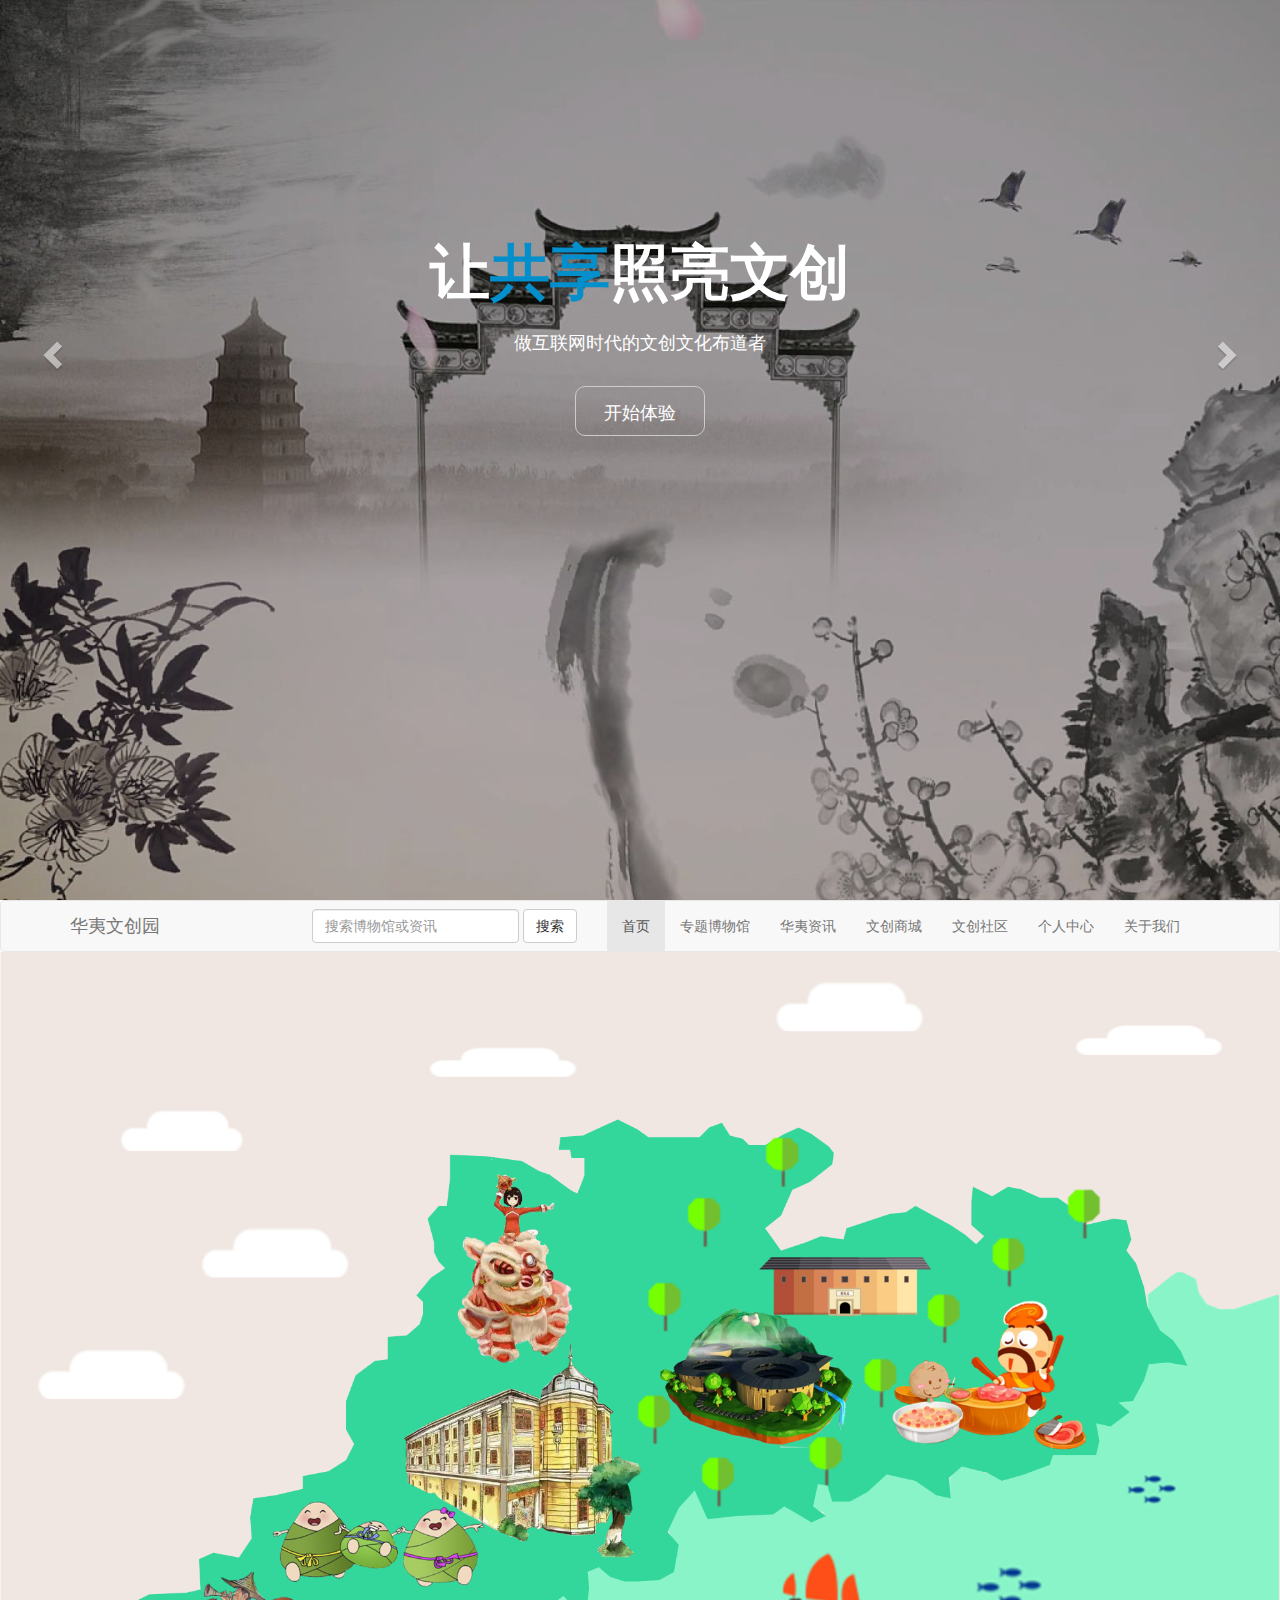
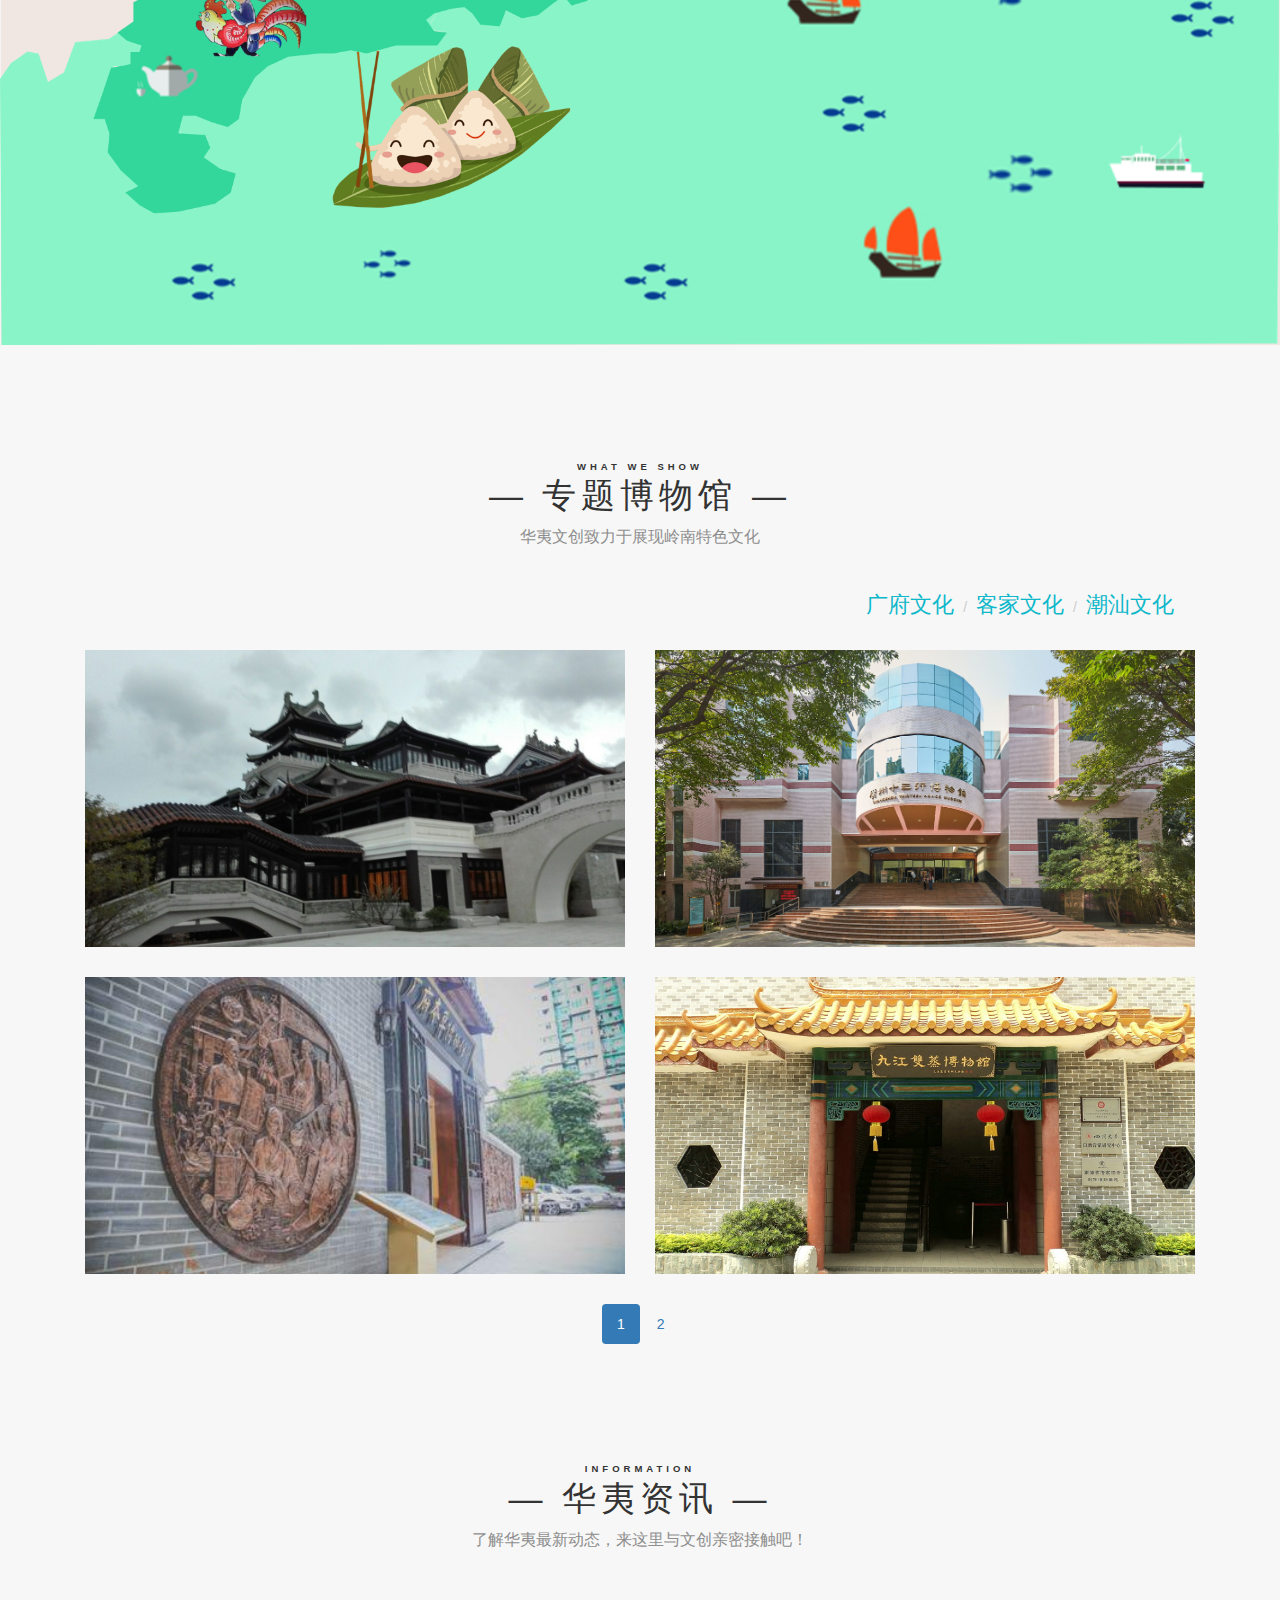
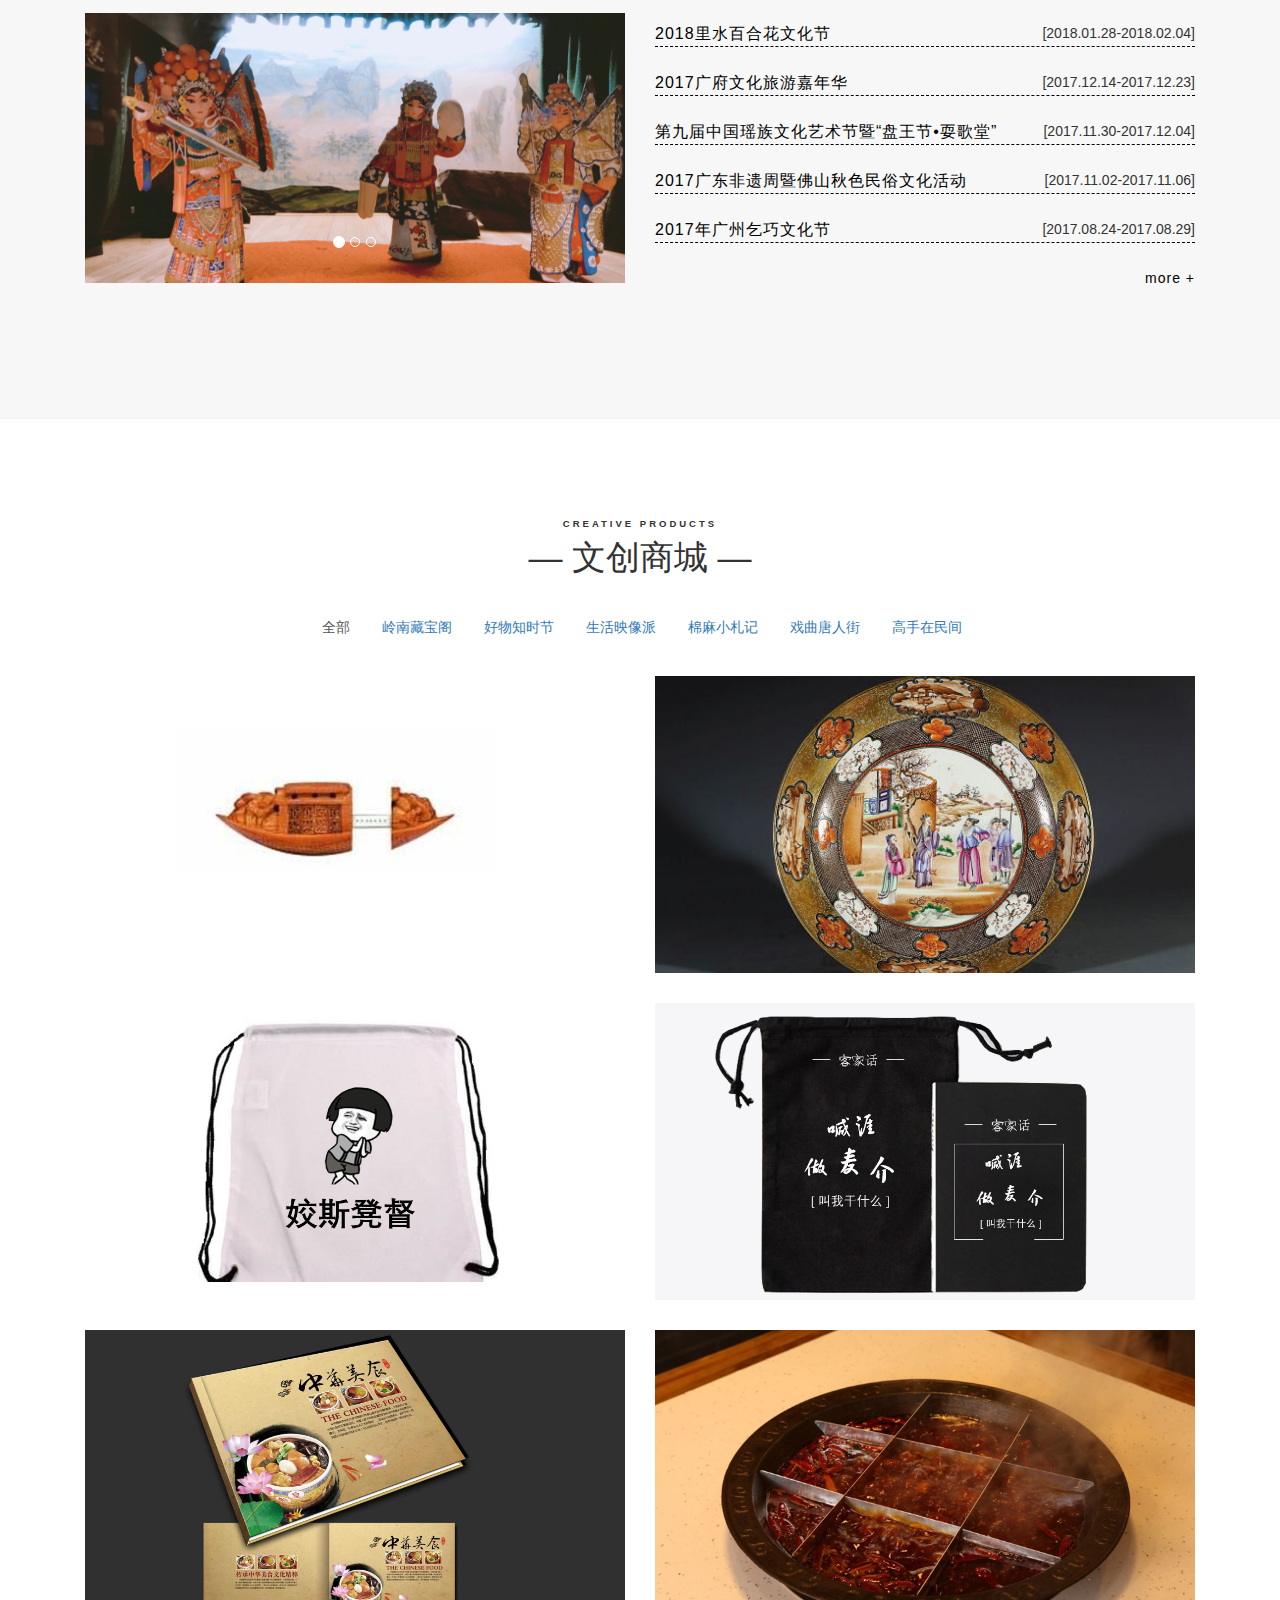
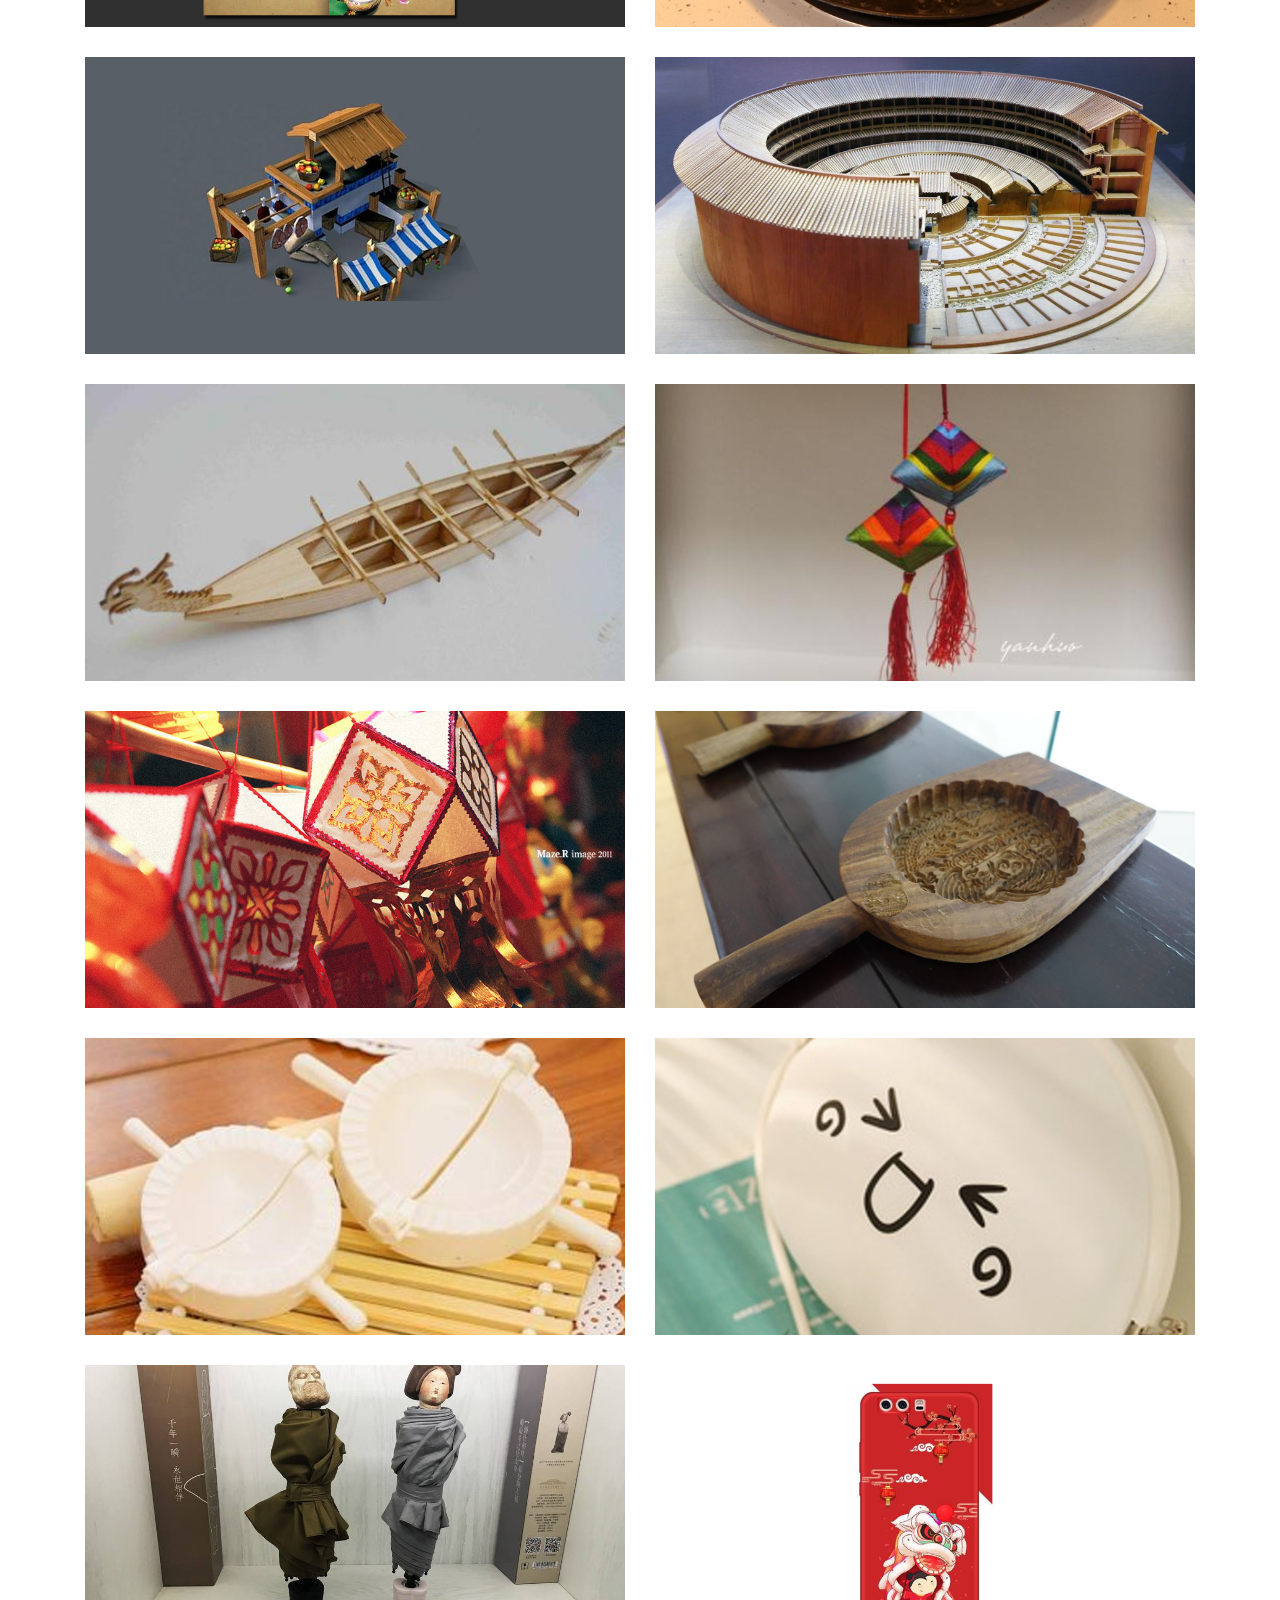
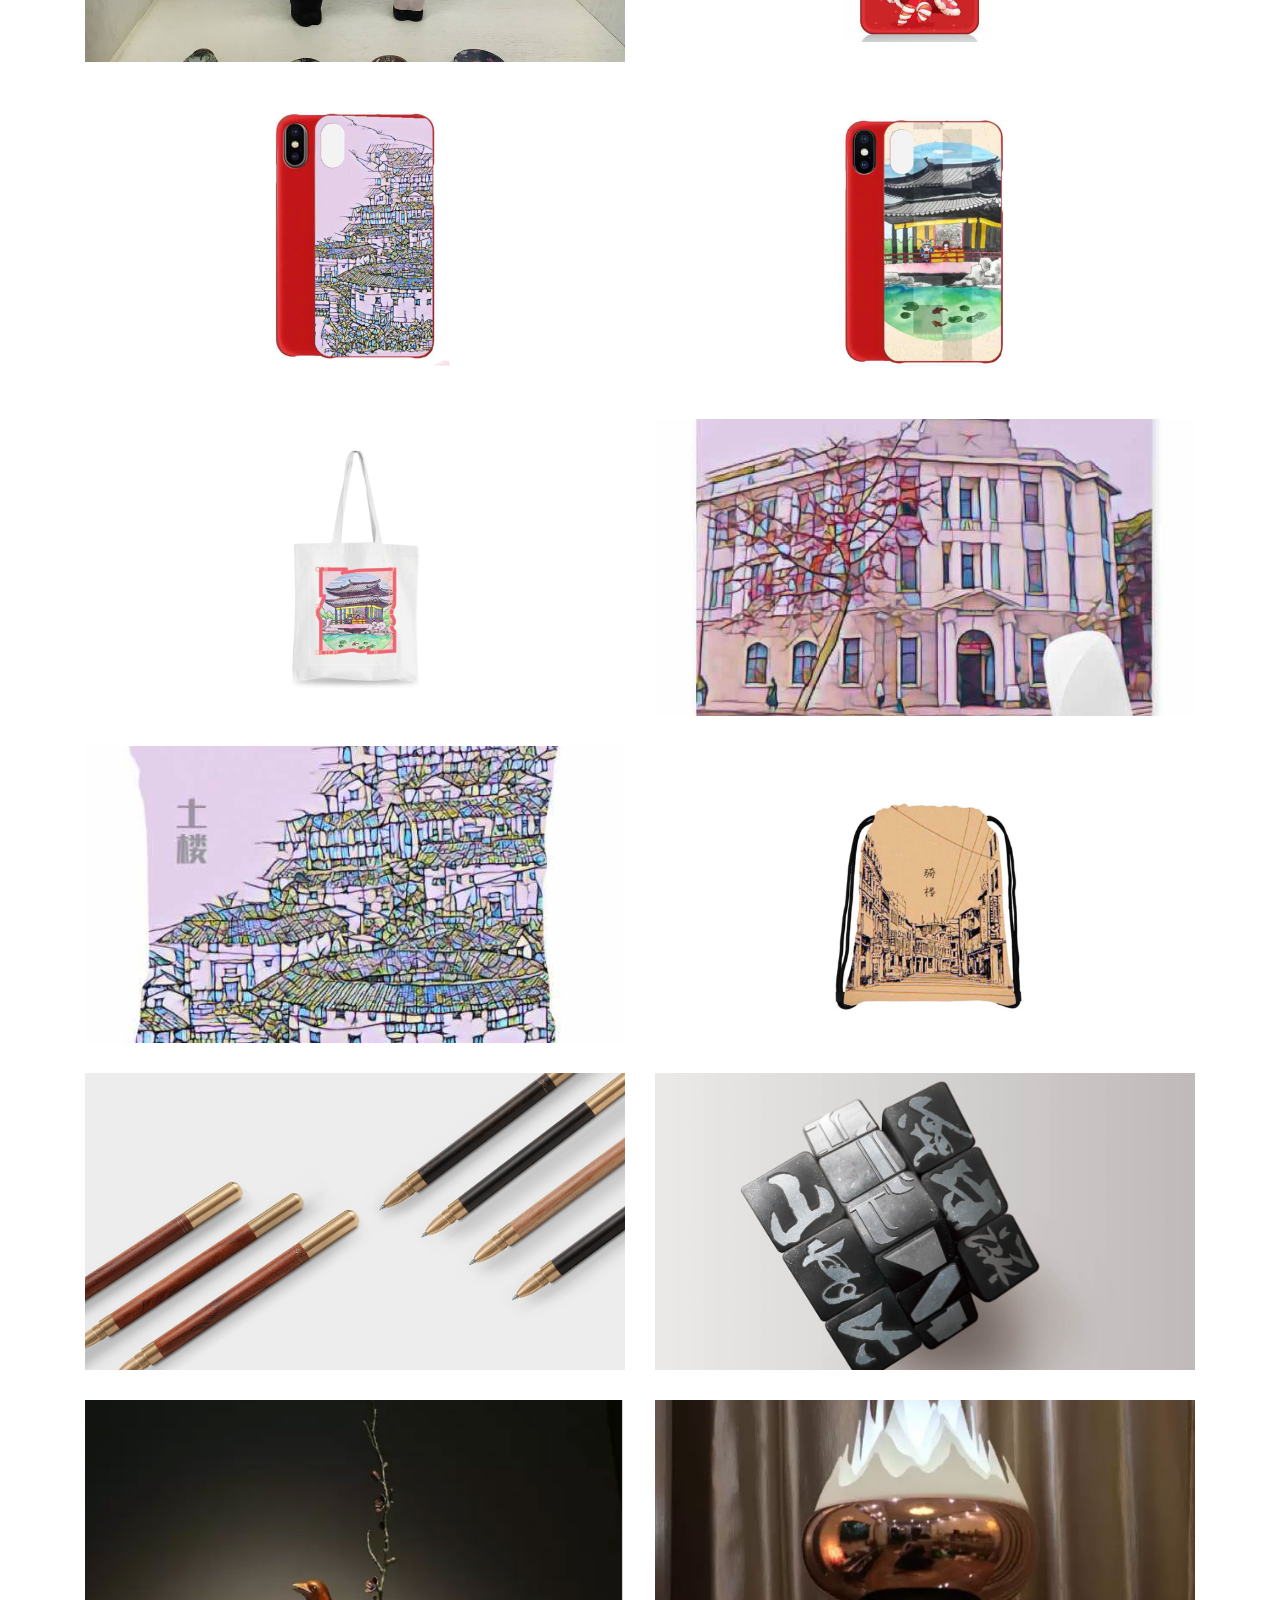
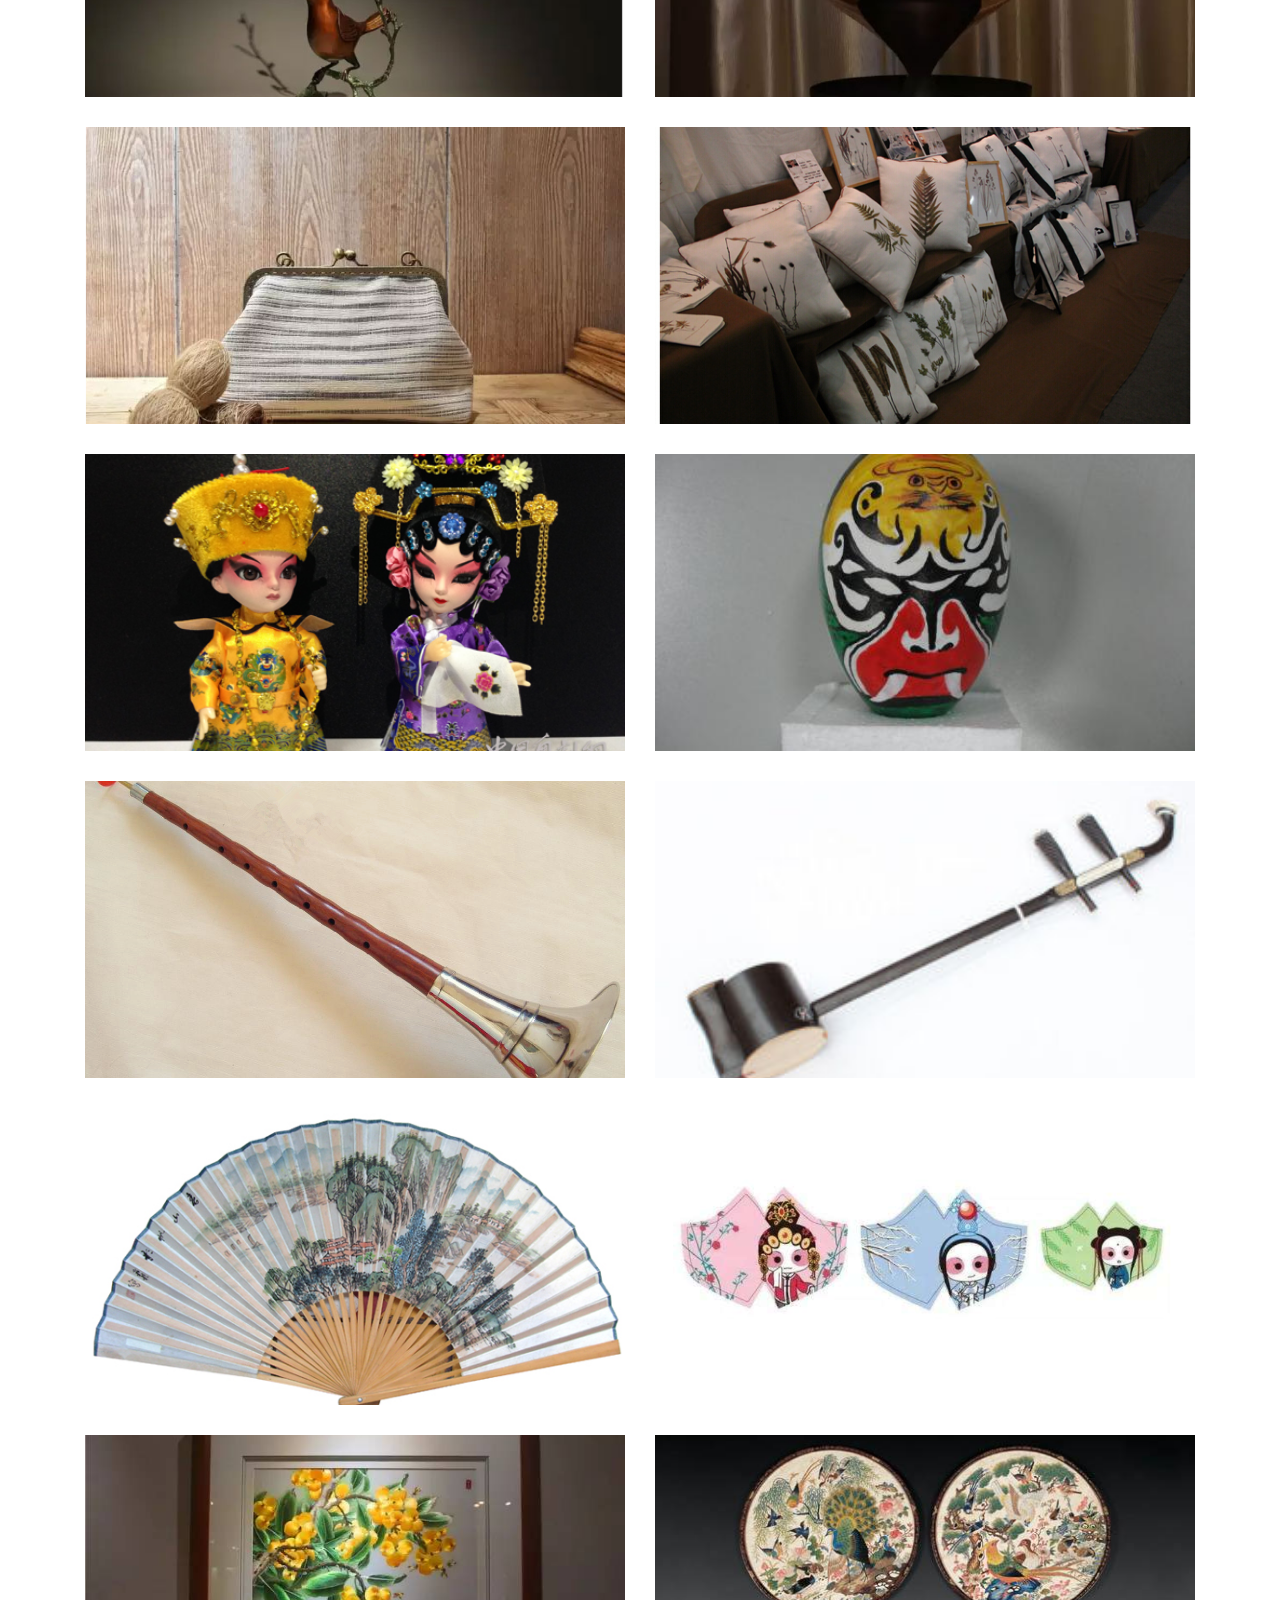
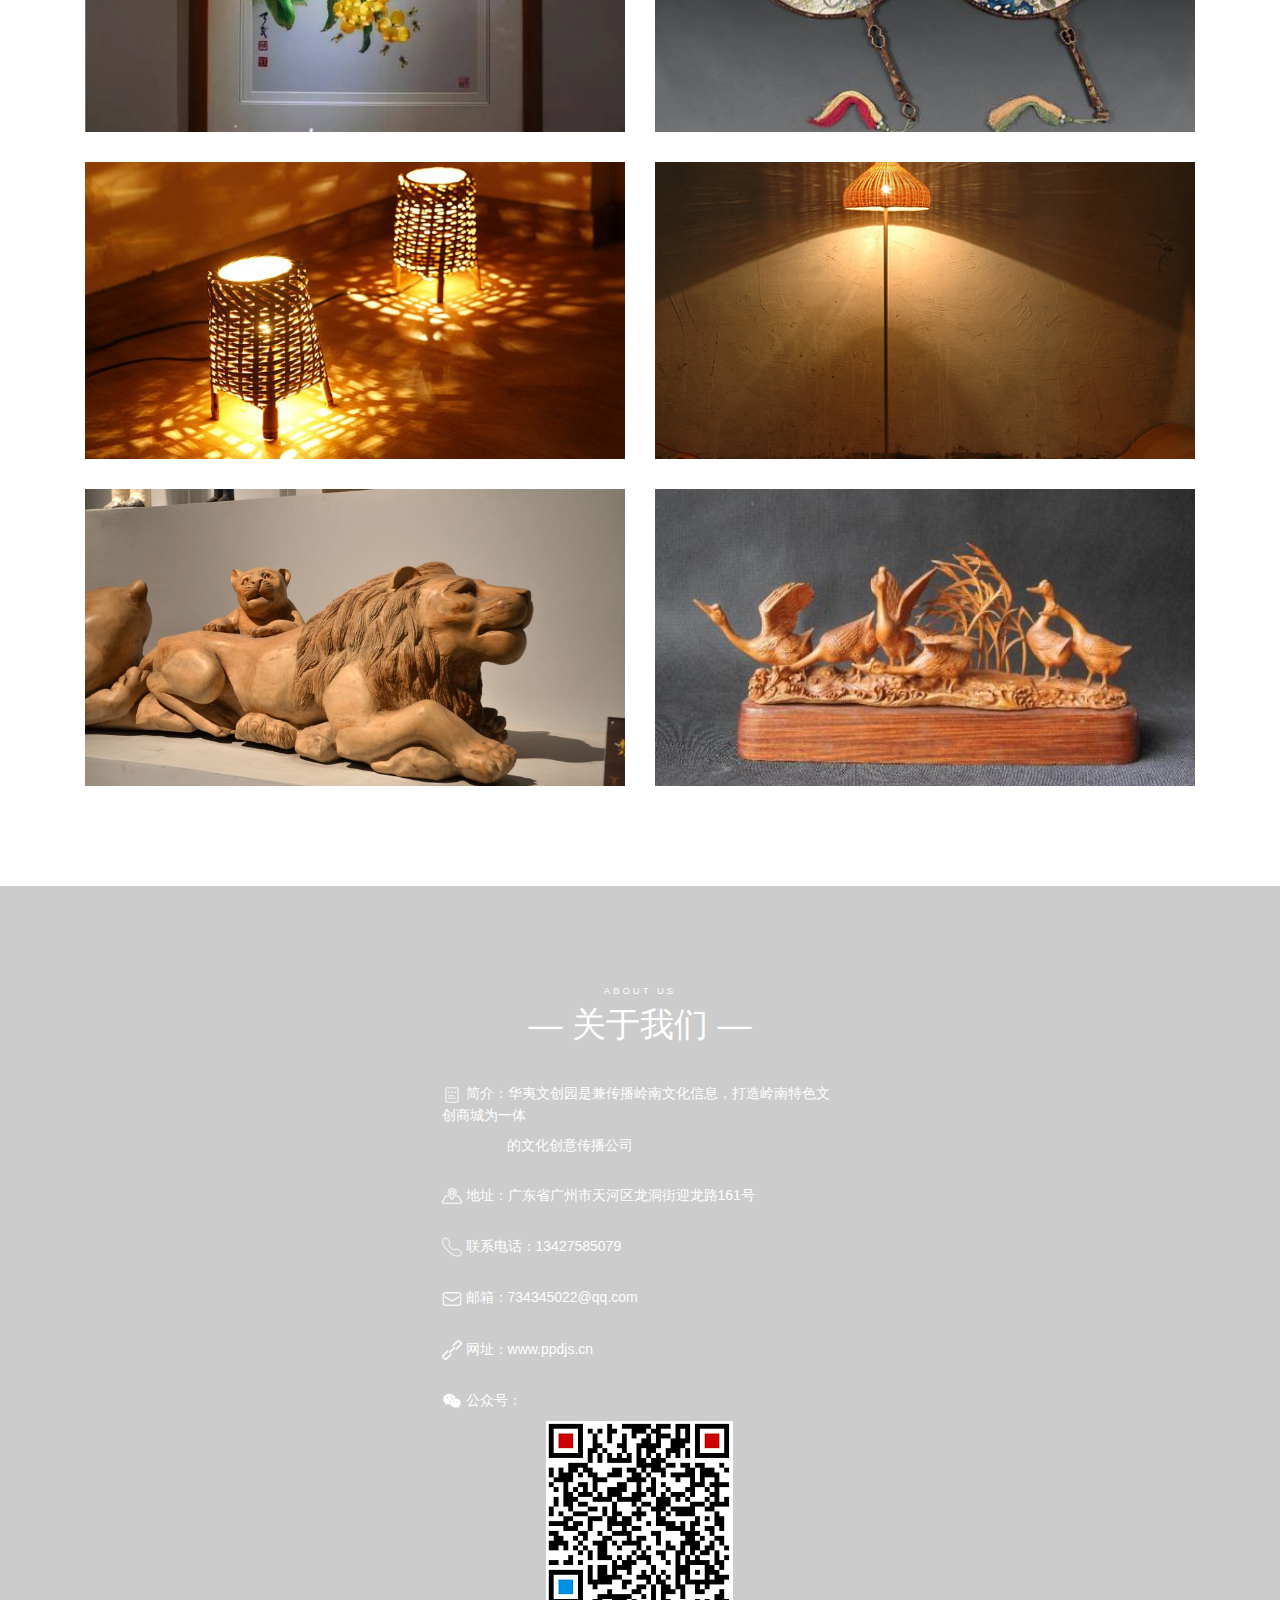
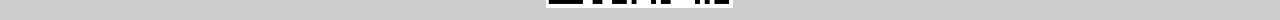
<file: html/index.html>
<!DOCTYPE html>
<html>
<head>
	<meta charset="utf-8"> 
	<meta name="viewport" content="width=device-width,initial-scale=1,minimum-scale=1,maximum-scale=1,user-scalable=no" />
	<title>华夷文创</title>
	<link rel="stylesheet" href="../bootstrap-3.3.7-dist/css/bootstrap.min.css">
	<link rel="stylesheet" href="../css/main.css"> 
</head>

<body data-spy="scroll" data-target="#menu_wrap">
	<!-- banner begin -->
	<div id="myCarousel" class="carousel slide carousel-fade">
		<!-- 轮播（Carousel）项目 -->
		<div class="carousel-inner">
			<div class="item active banner banner1" >
				<div class="opacity">
					<span class="banner_title">让<span>共享</span>照亮文创</span>
					<span class="banner_text">做互联网时代的文创文化布道者</span>
					<a class="btn btn-default smoot" href="#menu_wrap">开始体验</a>
				</div>
			</div>
			<div class="item banner banner2">
				<div class="opacity">
					<span class="banner_title">广东粤剧艺术博物馆</span>
					<span class="banner_text">
						地址：广州市荔湾区<br/>
						开放时间：每周二至周日9：00-17：00
					</span>
					<a class="btn btn-default smoot" href="#museum_title">查看更多</a>
				</div>
			</div>
			<div class="item banner banner3">
				<div class="opacity">
					<span class="banner_title">华夷原创</span>
					<span class="banner_text">
						广府文化<br/>
						骑楼鼠标垫
					</span>
					<a class="btn btn-default smoot" href="#show_block">查看更多</a>
				</div>
			</div>
		</div>
		<!-- 轮播（Carousel）导航 -->
		<a class="carousel-control left" href="#myCarousel" data-slide="prev">
		   <span class="glyphicon glyphicon-chevron-left"></span>
		</a>
		<a class="carousel-control right" href="#myCarousel" data-slide="next">
		   <span class="glyphicon glyphicon-chevron-right"></span>
		</a>
	</div> 
	<!-- banner end -->

	<!-- menu begin -->
	<div id="menu_wrap">
		<div class="menu">
			<div class="navbar navbar-default menu_navbar" role="navigation">
				<div class="container">
					<div class="navbar-header">
						<button type="button" class="navbar-toggle" data-toggle="collapse" data-target="#example-navbar-collapse">
							<span class="sr-only">切换导航</span>
							<span class="icon-bar"></span>
							<span class="icon-bar"></span>
							<span class="icon-bar"></span>
						</button>
						<div class="navbar-brand" href="javascript:void(0);">
							华夷文创园
						</div>
					</div>
					
					<div class="collapse navbar-collapse navbar-right" id="example-navbar-collapse">
						<ul class="nav navbar-nav">
							<li class="active"><a href="#myCarousel" class="smoot">首页</a></li>
							<li><a href="#museum_title" class="smoot">专题博物馆</a></li>
							<li><a href="#museum_info" class="smoot">华夷资讯</a></li>
							<li><a href="#show_block" class="smoot">文创商城</a></li>
							<li><a href="community.html">文创社区</a></li>
							<li><a href="personalCenter.html">个人中心</a></li>
							<li><a href="#about_block" class="smoot">关于我们</a></li>
						</ul>
					</div>
					<form class="navbar-form navbar-right" role="search">
						<div class="form-group">
							<input type="text" class="form-control" placeholder="搜索博物馆或资讯">
						</div>
						<button type="submit" class="btn btn-default">搜索</button>
					</form>
				</div>
			</div>
		</div>
	</div>
	<!-- menu end -->
	
	<!-- museum begin -->
	<section id="museum">
		<div class="map">
			<div class="guangfu_block"></div>
			<div class="kejia_block"></div>
			<div class="chaoshan_block"></div>
		</div>
		<div class="heading" id="museum_title">     <!-- 大标题 博物馆 -->
			<div class="row">
				<div class="text-center col-sm-8 col-sm-offset-2">
					<h4>What we show</h4>
					<h1>— 专题博物馆 —</h1>
					<p>
						华夷文创致力于展现岭南特色文化
					</p>
				</div>
			</div>   
		</div>
		<div class="text-center our-museum container">
			<ul class="breadcrumb museum_nav">
				<li class="active"><a href="#Cantonese" data-toggle="tab">广府文化</a></li>
				<li><a href="#Hakkas" tabindex="-1" data-toggle="tab">客家文化</a></li>
				<li><a href="#Chaoshan" tabindex="-1" data-toggle="tab">潮汕文化</a></li>
			</ul>
			<div class="tab-content">
				<div id="Cantonese" class="tab-pane fade in active">  <!-- 广府文化博物馆 -->
					<div class="tab-content">
						<div id="Cantonese-first-page" class="tab-pane fade in active"> <!-- 广府文化第一页 -->
							<div class="row">        
								<div class="col-md-6">
									<div class="museum_box museum-yueju">
										<div class="museum_opacity">
											<h3>广东粤剧艺术博物馆</h3>
											<p>粤剧艺术博物馆是一座具有岭南风格、水乡特色的中国园林式博物馆，沿荔枝湾涌三期分为南北两岸。南岸为主馆及仿古园林建筑，主要承载展览、演出、教育、研究、公共活动等功能，北岸为文物修复、粤剧艺术的传承与保护等配套区域</p>
											<div class="museum-button">
												<a class="btn btn-primary text-center museum-btn" target="_blank">Read More</a>
											</div>
										</div>
									</div>
								</div>
								<div class="col-md-6">
									<div class="museum_box museum-shisanhang">
										<div class="museum_opacity">
											<h3>广州十三行博物馆</h3>
											<p>广州十三行博物馆位于清代十三行商馆区遗址上（广东省广州市荔湾区西堤二马路37号广州文化公园内），现馆藏文物1600多件（套）。常设展览有“清代广州十三行历史展”和“王恒、冯杰伉俪捐赠的十三行时期文物专室陈列展”</p>
											<div class="museum-button">
												<a class="btn btn-primary text-center museum-btn" target="_blank">Read More</a>
											</div>
										</div>
									</div>
								</div>
							</div>
							<div class="row">         
								<div class="col-md-6">
									<div class="museum_box museum-bencao">
										<div class="museum_opacity">
											<h3>广府本草博物馆</h3>
											<p>广府本草博物馆楼高5层，位于密集的居民社区，作为首家社区中草药博物馆被市民称为“巷子里的博物馆”。博物馆以弘扬广府文化及岭南文化为主题，1000平方米的展厅，设置了广府本草历史展示区、本草养生区、科普区、体验区、百草园等5个功能区</p>
											<div class="museum-button">
												<a class="btn btn-primary text-center museum-btn" target="_blank">Read More</a>
											</div>
										</div>
									</div>
								</div>
								<div class="col-md-6">
									<div class="museum_box museum-jiujiang">
										<div class="museum_opacity">
											<h3>佛山九江双蒸博物馆</h3>
											<p>九江双蒸博物馆的展示风格与展品陈列都具有鲜明的地方特色，馆内有古代的酒铺、戏台、米坊、酒坊以及码头等历史场景的逼真模拟，同时设有九江镇历史文化长廊，现代九江酒厂企业、九江双蒸酿造传统工艺等展示区</p>
											<div class="museum-button">
												<a class="btn btn-primary text-center museum-btn" target="_blank">Read More</a>
											</div>
										</div>
									</div>
								</div>
							</div>
						</div>
						<div id="Cantonese-second-page" class="tab-pane fade"> <!-- 广府文化第二页 -->
							<div class="row">        
								<div class="col-md-6">
									<div class="museum_box museum-shiwan">
										<div class="museum_opacity">
											<h3>石湾陶瓷博物馆</h3>
											<p>石湾陶瓷博物馆是广东首个以陶瓷为主题的行业博物馆，它以汇聚、展示石湾民间陶瓷文化为“目标”，并生动地展现陶业的历史演变</p>
											<div class="museum-button">
												<a class="btn btn-primary text-center museum-btn" target="_blank">Read More</a>
											</div>
										</div>
									</div>
								</div>
								<div class="col-md-6">
									<div class="museum_box museum-xiangyunsha">
										<div class="museum_opacity">
											<h3>香云纱文化遗产保护基地</h3>
											<p>世界纺织品中用纯植物染料染色的蚕桑丝绸织物已极为少见，香云纱是其中之一。香云纱是一种用两广特产“薯莨”汁液和珠三角特有的河泥对原料进行染色制作而成的真丝绸面料。香云纱文化遗产保护基地广东香云纱文化产业园区”在佛山市顺德区伦教街道正式挂牌，标志着广东省正在积极加大对传统的非物质文化遗产的保护力度</p>
											<div class="museum-button">
												<a class="btn btn-primary text-center museum-btn" target="_blank">Read More</a>
											</div>
										</div>
									</div>
								</div>
							</div>
							<div class="row">        
								<div class="col-md-6">
									<div class="museum_box museum-xuanjinglong">
										<div class="museum_opacity">
											<h3>玄憬龙博物馆</h3>
											<p>在“玄憬龙”博物馆的每一处，我们都可以感受到一个古色古香、野趣横生、错落有致的陈设带来的美的享受。中国传统的优雅的环境、精美的展品和艺术的陈列彼此融合、互为依托，舒适、厚重、典雅之中既体现展示功能，也满足了审美欣赏的需求</p>
											<div class="museum-button">
												<a class="btn btn-primary text-center museum-btn" target="_blank">Read More</a>
											</div>
										</div>
									</div>
								</div>
								<div class="col-md-6">
									<div class="museum_box museum-sidusichou">
										<div class="museum_opacity">
											<h3>南国丝都丝绸博物馆</h3>
											<p>南国丝都丝绸博物馆是广东省首家民营丝绸博物馆。旨在再现顺德“桑基鱼塘”的生态景观；保留南国丝都辉煌历史记忆；展示顺德制造的源头——丝绸产业从明代到现代走过的历程；唱响丝绸之路悠扬的骊歌；宏扬顺德人曾经赖以辉煌的开拓、进取、求实、兼容的精神</p>
											<div class="museum-button">
												<a class="btn btn-primary text-center museum-btn" target="_blank">Read More</a>
											</div>
										</div>
									</div>
								</div>
							</div>
						</div>
					</div>
					<div class="text-center">
						<ul class="nav nav-pills nav-page">
							<li class="active"><a href="#Cantonese-first-page" data-toggle="tab">1</a></li>
							<li><a href="#Cantonese-second-page" tabindex="-1" data-toggle="tab">2</a></li>
						</ul>
					</div>
				</div>
				<div id="Hakkas" class="tab-pane fade">  <!-- 客家文化博物馆 -->
					<div class="tab-content">
						<div id="Hakkas-first-page" class="tab-pane fade in active"> <!-- 客家文化第一页 -->
							<div class="row">        
								<div class="col-md-6">
									<div class="museum_box museum-kejia">
										<div class="museum_opacity">
											<h3>客家民俗博物馆</h3>
											<p>深圳客家民俗博物馆是全国占地面积最大的客家民居建筑，对研究客家民俗文化及其源流、客家宗族制社会结构、宗法观念和家族精神，具有重要的历史价值。同时是客家人开发深圳地区的历史见证，为研究深圳历史、文化、民俗、建筑等提供了重要依据，是深圳本土民俗的最集中展示，具有重要的历史、科学与艺术价值。</p>
											<div class="museum-button">
												<a class="btn btn-primary text-center museum-btn" target="_blank">Read More</a>
											</div>
										</div>
									</div>
								</div>
								<div class="col-md-6">
									<div class="museum_box museum-zhongguokejia">
										<div class="museum_opacity">
											<h3>中国客家博物馆</h3>
											<p>是一间收藏、研究、展示客家历史文化的综合性博物馆。由主馆客家博物馆和分馆黄遵宪纪念馆、梅州大学校长馆、梅州将军馆、梅州市华侨博物馆、客家匾额馆、梅州名人廉吏馆、展览中心以及《客家文博》杂志社等组成</p>
											<div class="museum-button">
												<a class="btn btn-primary text-center museum-btn" target="_blank">Read More</a>
											</div>
										</div>
									</div>
								</div>
							</div>
							<div class="row">         
								<div class="col-md-6">
									<div class="museum_box museum-dawanshiju">
										<div class="museum_opacity">
											<h3>大万世居</h3>
											<p>深圳十大客家古村落（古民居）之一。坐落在深圳市坪山区大万路33号坪环社区西南的客家村，为古堡式客家围屋建筑。建于清朝乾隆年间（1736-1795年），规模宏大，占地1.5万平方米，是全国最大的方形客家围之一</p>
											<div class="museum-button">
												<a class="btn btn-primary text-center museum-btn" target="_blank">Read More</a>
											</div>
										</div>
									</div>
								</div>
								<div class="col-md-6">
									<div class="museum_box museum-qiaoxikejia">
										<div class="museum_opacity">
											<h3>桥溪客家民俗村</h3>
											<p>桥溪村始称叩头溪，方圆约1平方公里，四面环山，东有五指峰，西有义安寨，南为笠麻顶，北为香炉峰，奇峰秀顶，气势昂然</p>
											<div class="museum-button">
												<a class="btn btn-primary text-center museum-btn" target="_blank">Read More</a>
											</div>
										</div>
									</div>
								</div>
							</div>
						</div>
					</div>
					<div class="text-center">
						<ul class="nav nav-pills nav-page">
							<li class="active"><a href="#Hakkas-first-page" data-toggle="tab">1</a></li>
						</ul>
					</div>
				</div>
				<div id="Chaoshan" class="tab-pane fade">  <!-- 潮汕文化博物馆 -->
					<div class="tab-content">
						<div id="Chaoshan-first-page" class="tab-pane fade in active"> <!-- 潮汕文化第一页 -->
							<div class="row">        
								<div class="col-md-6">
									<div class="museum_box museum-shantouqiaopi">
										<div class="museum_opacity">
											<h3>汕头侨批文物馆</h3>
											<p>潮汕话把“信”称为“批”。侨批是海外华侨通过民间渠道或金融、邮政机构寄回国内，连带家书或简单附言的汇款特殊凭证。继“侨批档案”成功入选《世界记忆名录》之后，创建国内首个“侨批文物馆”的潮汕历史文化研究中心又将侨批馆移址扩容</p>
											<div class="museum-button">
												<a class="btn btn-primary text-center museum-btn" target="_blank">Read More</a>
											</div>
										</div>
									</div>
								</div>
								<div class="col-md-6">
									<div class="museum_box museum-shantoukaibu">
										<div class="museum_opacity">
											<h3>汕头开埠文化陈列馆</h3>
											<p>汕头开埠文化陈列馆是该市一张文化名片，其首层被定位为多功能展示厅，收集了名家字画，并集中展示新汕头风采。二楼展厅迄今为止已收藏了由市民、社会热心人士捐赠的百多件文物，其中不乏精品</p>
											<div class="museum-button">
												<a class="btn btn-primary text-center museum-btn" target="_blank">Read More</a>
											</div>
										</div>
									</div>
								</div>
							</div>
							<div class="row">         
								<div class="col-md-6">
									<div class="museum_box museum-chaozhouqianci">
										<div class="museum_opacity">
											<h3>潮州嵌瓷博物馆</h3>
											<p>潮州嵌瓷俗称贴饶或扣饶，是广东潮汕地区的三大传统建筑装饰艺术之一，也是传统文化中稀有的特艺品种。以绘画为基础，运用各种彩色瓷片剪裁镶嵌表现形象的建筑装饰艺术</p>
											<div class="museum-button">
												<a class="btn btn-primary text-center museum-btn" target="_blank">Read More</a>
											</div>
										</div>
									</div>
								</div>
								<div class="col-md-6">
									<div class="museum_box museum-chaozhou">
										<div class="museum_opacity">
											<h3>潮州市博物馆</h3>
											<p>潮州市博物馆原位于潮州市昌黎路西段省级文物保护单位海阳县儒学宫，现已迁往人民广场。分馆涵碧楼在潮州西湖公园内湖畔。1983年8月，由原潮安县博物馆和潮州市博物馆合并而成</p>
											<div class="museum-button">
												<a class="btn btn-primary text-center museum-btn" target="_blank">Read More</a>
											</div>
										</div>
									</div>
								</div>
							</div>
						</div>
						<div id="Chaoshan-second-page" class="tab-pane fade"> <!-- 潮汕文化第二页 -->
							<div class="row">        
								<div class="col-md-6">
									<div class="museum_box museum-wenhuachaozhou">
										<div class="museum_opacity">
											<h3>文化潮州博览园</h3>
											<p>文化潮汕博览园由深圳德明发实业（集团）有限公司总投资5亿元，以弘扬潮汕传统的陶瓷、茶艺、饮食、潮绣、抽纱、雕刻、剪纸、戏剧等文化为主题的创意园区。这是深圳首家规模化展示潮汕文化的博览园，总面积达2万平方米，位于前海商圈中心地带，宝安区西乡大道汇一城天虹北侧，是集文化、艺术、休闲、购物于一体的大型综合性多功能文化博览园</p>
											<div class="museum-button">
												<a class="btn btn-primary text-center museum-btn" target="_blank">Read More</a>
											</div>
										</div>
									</div>
								</div>
								<div class="col-md-6">
									<div class="museum_box museum-chaojuyishu">
										<div class="museum_opacity">
											<h3>潮剧艺术博物馆</h3>
											<p>潮剧艺术博物馆利用原有谢慧如潮剧艺术中心梨香楼建设而成，首期展厅400多平方米。博物馆分为史、艺、人三个部分</p>
											<div class="museum-button">
												<a class="btn btn-primary text-center museum-btn" target="_blank">Read More</a>
											</div>
										</div>
									</div>
								</div>
							</div>
						</div>
					</div>
					<div class="text-center">
						<ul class="nav nav-pills nav-page">
							<li class="active"><a href="#Chaoshan-first-page" data-toggle="tab">1</a></li>
							<li><a href="#Chaoshan-second-page" tabindex="-1" data-toggle="tab">2</a></li>
						</ul>
					</div>
				</div>
			</div>
		</div>
		
		<div class="heading" id="museum_info">	 <!-- 大标题 华夷资讯 -->
			<div class="row">
				<div class="text-center col-sm-8 col-sm-offset-2">
					<h4>information</h4>
					<h1>— 华夷资讯 —</h1>
					<p>了解华夷最新动态，来这里与文创亲密接触吧！</p>
				</div>
			</div>   
		</div>
		<!-- <div id="museum_info"></div> -->
		<div class="container info">
			<div class="row">           
				<div class="col-md-6">     <!-- 资讯左侧轮播图 -->
					<div id="Info-Carousel" class="carousel slide carousel-fade">
						<ol class="carousel-indicators">
							<li data-target="#Info-Carousel" data-slide-to="0" class="active"></li>
							<li data-target="#Info-Carousel" data-slide-to="1"></li>
							<li data-target="#Info-Carousel" data-slide-to="2"></li>
						</ol>   
						<div class="carousel-inner">
							<div class="item active banner1"></div>
							<div class="item banner2"></div>
							<div class="item banner3"></div>
						</div>
					</div>
				</div>
				<div class="col-md-6">     <!-- 咨询 右侧 -->
					<p>
						<a href="http://lingnan.ycwb.com/index.php?mdl=topic&do=view&id=86" target="_blank">2018里水百合花文化节</a>
						<span>[2018.01.28-2018.02.04]</span>
					</p>
					<p>
						<a href="http://lingnan.ycwb.com/index.php?mdl=topic&do=view&id=84" target="_blank">2017广府文化旅游嘉年华</a>
						<span>[2017.12.14-2017.12.23]</span>
					</p>
					<p>
						<a href="http://lingnan.ycwb.com/index.php?mdl=topic&do=view&id=83" target="_blank">第九届中国瑶族文化艺术节暨“盘王节•耍歌堂”</a>
						<span>[2017.11.30-2017.12.04]</span>
					</p>
					<p>
						<a href="http://lingnan.ycwb.com/index.php?mdl=topic&do=view&id=80" target="_blank">2017广东非遗周暨佛山秋色民俗文化活动</a>
						<span>[2017.11.02-2017.11.06]</span>
					</p>
					<p>
						<a href="http://lingnan.ycwb.com/index.php?mdl=topic&do=view&id=78" target="_blank">2017年广州乞巧文化节</a>
						<span>[2017.08.24-2017.08.29]</span>
					</p>
					<span class="more"><a href="javascript:void(0);">more +</a></span>
				</div>
			</div>
		</div>
	</section>
	<!-- services end -->

	<!-- show begin -->
	<section id="show">
		<div class="container" id="show_block"></div>  <!-- 用于锚定位 --> 	
		<div class="heading">
			<div class="row">
				<div class="text-center col-sm-8 col-sm-offset-2">
					<h5>CREATIVE PRODUCTS</h5>
					<h1>— 文创商城 —</h1>
				</div>
			</div>
		</div>
		<div class="container">
			<ul class="nav nav-tabs show_nav" id="myTab">
				<li class="active"><a href="#all" data-toggle="tab">全部</a></li>
				<li class="dropdown">
					<a href="javascript:void(0)" class="dropdown-toggle" data-toggle="dropdown">岭南藏宝阁</a>
					<ul class="dropdown-menu">
						<li><a href="#museum_goods" tabindex="-1" data-toggle="tab">博物馆题材</a></li>
						<li><a href="#localism" tabindex="-1" data-toggle="tab">方言文化</a></li>
						<li><a href="#delicacy" tabindex="-1" data-toggle="tab">美食文化</a></li>
						<li><a href="#building" tabindex="-1" data-toggle="tab">建筑文化</a></li>
					</ul>
				</li>
				<li class="dropdown">
					<a href="javascript:void(0)" class="dropdown-toggle" data-toggle="dropdown" id="myTabDrop1">好物知时节</a>
					<ul class="dropdown-menu" role="menu" aria-labelledby="myTabDrop1">
						<li><a href="#DragonBoat" tabindex="-1" data-toggle="tab">端午文化</a></li>
						<li><a href="#MidAutumn" tabindex="-1" data-toggle="tab">中秋文化</a></li>
						<li><a href="#WinterSolstice" tabindex="-1" data-toggle="tab">冬至文化</a></li>
					</ul>
				</li>
				<li class="dropdown">
					<a href="javascript:void(0)" class="dropdown-toggle" data-toggle="dropdown">生活映像派</a>
					<ul class="dropdown-menu">
						<li><a href="#life" tabindex="-1" data-toggle="tab">生活用品</a></li>
						<li><a href="#study" tabindex="-1" data-toggle="tab">学习用品</a></li>
						<li><a href="#decoration" tabindex="-1" data-toggle="tab">装饰品</a></li>
					</ul>
				</li>
				<li class="dropdown">
					<a href="javascript:void(0)" class="dropdown-toggle" data-toggle="dropdown" id="myTabDrop1">棉麻小札记</a>
					<ul class="dropdown-menu" role="menu" aria-labelledby="myTabDrop1">
						<li><a href="#silk" tabindex="-1" data-toggle="tab">棉麻丝绸</a></li>
					</ul>
				</li>
				<li class="dropdown">
					<a href="javascript:void(0)" class="dropdown-toggle" data-toggle="dropdown">戏曲唐人街</a>
					<ul class="dropdown-menu">
						<li><a href="#CantoneseOpera" tabindex="-1" data-toggle="tab">粤剧周边</a></li>
						<li><a href="#ChaozhouOpera" tabindex="-1" data-toggle="tab">潮剧周边</a></li>
						<li><a href="#HanchuOpera" tabindex="-1" data-toggle="tab">汉剧周边</a></li>
					</ul>
				</li>
				<li class="dropdown">
					<a href="javascript:void(0)" class="dropdown-toggle" data-toggle="dropdown">高手在民间</a>
					<ul class="dropdown-menu">
						<li><a href="#GuangdongEmbroidery" tabindex="-1" data-toggle="tab">粤绣艺术</a></li>
						<li><a href="#BambooLamp" tabindex="-1" data-toggle="tab">竹编灯</a></li>
						<li><a href="#woodcarving" tabindex="-1" data-toggle="tab">木雕</a></li>
					</ul>
				</li>
			</ul>
			
			<div class="text-center tab-content" id="myTabContent">
				<div class="tab-pane fade in active" id="all"> <!-- 商品区 全部 -->
					<div class="row">         <!-- 博物馆题材 -->
						<div class="col-md-6">
							<div class="goods_box museum_goods1">
								<div class="shop_opacity">
									<h3>奇妙狂想</h3>
									<p>“核舟”U盘</p>
									<span class="glyphicon glyphicon-zoom-in"></span>
									<span class="glyphicon glyphicon-shopping-cart"></span>
								</div>
							</div>
						</div>
						<div class="col-md-6">
							<div class="goods_box museum_goods2">
								<div class="shop_opacity">
									<h3>广彩粤饰</h3>
									<p>镂雕圆盘</p>
									<span class="glyphicon glyphicon-zoom-in"></span>
									<span class="glyphicon glyphicon-shopping-cart"></span>
								</div>
							</div>
						</div>
					</div>
					<div class="row">         <!-- 方言文化 -->
						<div class="col-md-6">
							<div class="goods_box localism1">
								<div class="shop_opacity">
									<h3>广东话</h3>
									<p>“姣斯凳督”背包</p>
									<span class="glyphicon glyphicon-zoom-in"></span>
									<span class="glyphicon glyphicon-shopping-cart"></span>
								</div>
							</div>
						</div>
						<div class="col-md-6">
							<div class="goods_box localism2">
								<div class="shop_opacity">
									<h3>客家话</h3>
									<p>“叫我干什么”笔记本</p>
									<span class="glyphicon glyphicon-zoom-in"></span>
									<span class="glyphicon glyphicon-shopping-cart"></span>
								</div>
							</div>
						</div>
					</div>
					<div class="row">         <!-- 美食文化 -->
						<div class="col-md-6">
							<div class="goods_box delicacy1">
								<div class="shop_opacity">
									<h3>美食文化</h3>
									<p>美食文化画册</p>
									<span class="glyphicon glyphicon-zoom-in"></span>
									<span class="glyphicon glyphicon-shopping-cart"></span>
								</div>
							</div>
						</div>
						<div class="col-md-6">
							<div class="goods_box delicacy2">
								<div class="shop_opacity">
									<h3>美食文化</h3>
									<p>九宫格火锅具</p>
									<span class="glyphicon glyphicon-zoom-in"></span>
									<span class="glyphicon glyphicon-shopping-cart"></span>
								</div>
							</div>
						</div>
					</div>
					<div class="row">         <!-- 建筑文化 -->
						<div class="col-md-6">
							<div class="goods_box building1">
								<div class="shop_opacity">
									<h3>建筑文化</h3>
									<p>古代酒家模具</p>
									<span class="glyphicon glyphicon-zoom-in"></span>
									<span class="glyphicon glyphicon-shopping-cart"></span>
								</div>
							</div>
						</div>
						<div class="col-md-6">
							<div class="goods_box building2">
								<div class="shop_opacity">
									<h3>建筑文化</h3>
									<p>土楼模具</p>
									<span class="glyphicon glyphicon-zoom-in"></span>
									<span class="glyphicon glyphicon-shopping-cart"></span>
								</div>
							</div>
						</div>
					</div>
					<div class="row">         <!-- 端午文化 -->
						<div class="col-md-6">
							<div class="goods_box DragonBoat1">
								<div class="shop_opacity">
									<h3>木制模型</h3>
									<p>十浆龙舟</p>
									<span class="glyphicon glyphicon-zoom-in"></span>
									<span class="glyphicon glyphicon-shopping-cart"></span>
								</div>
							</div>
						</div>
						<div class="col-md-6">
							<div class="goods_box DragonBoat2">
								<div class="shop_opacity">
									<h3>手工香包</h3>
									<p>粽子挂件</p>
									<span class="glyphicon glyphicon-zoom-in"></span>
									<span class="glyphicon glyphicon-shopping-cart"></span>
								</div>
							</div>
						</div>
					</div>
					<div class="row">         <!-- 中秋文化 -->
						<div class="col-md-6">
							<div class="goods_box MidAutumn1">
								<div class="shop_opacity">
									<h3>中秋佳节</h3>
									<p>特色灯笼</p>
									<span class="glyphicon glyphicon-zoom-in"></span>
									<span class="glyphicon glyphicon-shopping-cart"></span>
								</div>
							</div>
						</div>
						<div class="col-md-6">
							<div class="goods_box MidAutumn2">
								<div class="shop_opacity">
									<h3>中秋佳节</h3>
									<p>月饼制作模具</p>
									<span class="glyphicon glyphicon-zoom-in"></span>
									<span class="glyphicon glyphicon-shopping-cart"></span>
								</div>
							</div>
						</div>
					</div>
					<div class="row">         <!-- 冬至文化 -->
						<div class="col-md-6">
							<div class="goods_box WinterSolstice1">
								<div class="shop_opacity">
									<h3>冬至</h3>
									<p>饺子模具</p>
									<span class="glyphicon glyphicon-zoom-in"></span>
									<span class="glyphicon glyphicon-shopping-cart"></span>
								</div>
							</div>
						</div>
						<div class="col-md-6">
							<div class="goods_box WinterSolstice2">
								<div class="shop_opacity">
									<h3>冬至</h3>
									<p>汤圆挎包</p>
									<span class="glyphicon glyphicon-zoom-in"></span>
									<span class="glyphicon glyphicon-shopping-cart"></span>
								</div>
							</div>
						</div>
					</div>
					<div class="row">         <!-- 生活用品 -->
						<div class="col-md-6">
							<div class="goods_box life1">
								<div class="shop_opacity">
									<h3>彩绘陶人俑</h3>
									<p>晴雨伞</p>
									<span class="glyphicon glyphicon-zoom-in"></span>
									<span class="glyphicon glyphicon-shopping-cart"></span>
								</div>
							</div>
						</div>
						<div class="col-md-6">
							<div class="goods_box life2">
								<div class="shop_opacity">
									<h3>广府文化</h3>
									<p>舞狮手机套</p>
									<span class="glyphicon glyphicon-zoom-in"></span>
									<span class="glyphicon glyphicon-shopping-cart"></span>
								</div>
							</div>
						</div>
						<div class="col-md-6">
							<div class="goods_box life3">
								<div class="shop_opacity">
									<h3>客家文化</h3>
									<p>土楼手机套</p>
									<span class="glyphicon glyphicon-zoom-in"></span>
									<span class="glyphicon glyphicon-shopping-cart"></span>
								</div>
							</div>
						</div>
						<div class="col-md-6">
							<div class="goods_box life4">
								<div class="shop_opacity">
									<h3>广府文化</h3>
									<p>粤剧手机套</p>
									<span class="glyphicon glyphicon-zoom-in"></span>
									<span class="glyphicon glyphicon-shopping-cart"></span>
								</div>
							</div>
						</div>
						<div class="col-md-6">
							<div class="goods_box life5">
								<div class="shop_opacity">
									<h3>布袋</h3>
									<p>粤剧</p>
									<span class="glyphicon glyphicon-zoom-in"></span>
									<span class="glyphicon glyphicon-shopping-cart"></span>
								</div>
							</div>
						</div>
						<div class="col-md-6">
							<div class="goods_box life6">
								<div class="shop_opacity">
									<h3>鼠标垫</h3>
									<p>骑楼</p>
									<span class="glyphicon glyphicon-zoom-in"></span>
									<span class="glyphicon glyphicon-shopping-cart"></span>
								</div>
							</div>
						</div>
						<div class="col-md-6">
							<div class="goods_box life7">
								<div class="shop_opacity">
									<h3>抱枕</h3>
									<p>土楼</p>
									<span class="glyphicon glyphicon-zoom-in"></span>
									<span class="glyphicon glyphicon-shopping-cart"></span>
								</div>
							</div>
						</div>
						<div class="col-md-6">
							<div class="goods_box life8">
								<div class="shop_opacity">
									<h3>背包</h3>
									<p>骑楼</p>
									<span class="glyphicon glyphicon-zoom-in"></span>
									<span class="glyphicon glyphicon-shopping-cart"></span>
								</div>
							</div>
						</div>
					</div>
					<div class="row">         <!-- 学习用品 -->
						<div class="col-md-6">
							<div class="goods_box study1">
								<div class="shop_opacity">
									<h3>木质雕刻</h3>
									<p>圆珠笔</p>
									<span class="glyphicon glyphicon-zoom-in"></span>
									<span class="glyphicon glyphicon-shopping-cart"></span>
								</div>
							</div>
						</div>
						<div class="col-md-6">
							<div class="goods_box study2">
								<div class="shop_opacity">
									<h3>创意魔方</h3>
									<p>活字印刷</p>
									<span class="glyphicon glyphicon-zoom-in"></span>
									<span class="glyphicon glyphicon-shopping-cart"></span>
								</div>
							</div>
						</div>
					</div>
					<div class="row">         <!-- 装饰品 -->
						<div class="col-md-6">
							<div class="goods_box decoration1">
								<div class="shop_opacity">
									<h3>大彩</h3>
									<p>喜上梅枝</p>
									<span class="glyphicon glyphicon-zoom-in"></span>
									<span class="glyphicon glyphicon-shopping-cart"></span>
								</div>
							</div>
						</div>
						<div class="col-md-6">
							<div class="goods_box decoration2">
								<div class="shop_opacity">
									<h3>博山光境</h3>
									<p>灯饰</p>
									<span class="glyphicon glyphicon-zoom-in"></span>
									<span class="glyphicon glyphicon-shopping-cart"></span>
								</div>
							</div>
						</div>
					</div>
					<div class="row">         <!-- 棉麻丝绸 -->
						<div class="col-md-6">
							<div class="goods_box silk1">
								<div class="shop_opacity">
									<h3>棉麻丝绸</h3>
									<p>夏布包袋</p>
									<span class="glyphicon glyphicon-zoom-in"></span>
									<span class="glyphicon glyphicon-shopping-cart"></span>
								</div>
							</div>
						</div>
						<div class="col-md-6">
							<div class="goods_box silk2">
								<div class="shop_opacity">
									<h3>棉麻丝绸</h3>
									<p>丝绸抱枕</p>
									<span class="glyphicon glyphicon-zoom-in"></span>
									<span class="glyphicon glyphicon-shopping-cart"></span>
								</div>
							</div>
						</div>
					</div>
					<div class="row">         <!-- 粤剧 -->
						<div class="col-md-6">
							<div class="goods_box CantoneseOpera1">
								<div class="shop_opacity">
									<h3>粤剧</h3>
									<p>粤剧手办</p>
									<span class="glyphicon glyphicon-zoom-in"></span>
									<span class="glyphicon glyphicon-shopping-cart"></span>
								</div>
							</div>
						</div>
						<div class="col-md-6">
							<div class="goods_box CantoneseOpera2">
								<div class="shop_opacity">
									<h3>粤剧</h3>
									<p>粤剧脸谱</p>
									<span class="glyphicon glyphicon-zoom-in"></span>
									<span class="glyphicon glyphicon-shopping-cart"></span>
								</div>
							</div>
						</div>
					</div>
					<div class="row">         <!-- 潮剧 -->
						<div class="col-md-6">
							<div class="goods_box ChaozhouOpera1">
								<div class="shop_opacity">
									<h3>潮剧乐器</h3>
									<p>大唢呐</p>
									<span class="glyphicon glyphicon-zoom-in"></span>
									<span class="glyphicon glyphicon-shopping-cart"></span>
								</div>
							</div>
						</div>
						<div class="col-md-6">
							<div class="goods_box ChaozhouOpera2">
								<div class="shop_opacity">
									<h3>潮剧乐器</h3>
									<p>二弦</p>
									<span class="glyphicon glyphicon-zoom-in"></span>
									<span class="glyphicon glyphicon-shopping-cart"></span>
								</div>
							</div>
						</div>
					</div>
					<div class="row">         <!-- 汉剧 -->
						<div class="col-md-6">
							<div class="goods_box HanchuOpera1">
								<div class="shop_opacity">
									<h3>汉剧周边</h3>
									<p>折扇</p>
									<span class="glyphicon glyphicon-zoom-in"></span>
									<span class="glyphicon glyphicon-shopping-cart"></span>
								</div>
							</div>
						</div>
						<div class="col-md-6">
							<div class="goods_box HanchuOpera2">
								<div class="shop_opacity">
									<h3>汉剧周边</h3>
									<p>特色口罩</p>
									<span class="glyphicon glyphicon-zoom-in"></span>
									<span class="glyphicon glyphicon-shopping-cart"></span>
								</div>
							</div>
						</div>
					</div>			
					<div class="row">         <!-- 粤绣艺术 -->
						<div class="col-md-6">
							<div class="goods_box GuangdongEmbroidery1">
								<div class="shop_opacity">
									<h3>粤绣艺术</h3>
									<p>壁画</p>
									<span class="glyphicon glyphicon-zoom-in"></span>
									<span class="glyphicon glyphicon-shopping-cart"></span>
								</div>
							</div>
						</div>
						<div class="col-md-6">
							<div class="goods_box GuangdongEmbroidery2">
								<div class="shop_opacity">
									<h3>粤绣艺术</h3>
									<p>团扇</p>
									<span class="glyphicon glyphicon-zoom-in"></span>
									<span class="glyphicon glyphicon-shopping-cart"></span>
								</div>
							</div>
						</div>
					</div>
					<div class="row">         <!-- 竹编灯 -->
						<div class="col-md-6">
							<div class="goods_box BambooLamp1">
								<div class="shop_opacity">
									<h3>茶楼藤艺</h3>
									<p>竹编小夜灯</p>
									<span class="glyphicon glyphicon-zoom-in"></span>
									<span class="glyphicon glyphicon-shopping-cart"></span>
								</div>
							</div>
						</div>
						<div class="col-md-6">
							<div class="goods_box BambooLamp2">
								<div class="shop_opacity">
									<h3>乡村田园</h3>
									<p>竹编灯柱</p>
									<span class="glyphicon glyphicon-zoom-in"></span>
									<span class="glyphicon glyphicon-shopping-cart"></span>
								</div>
							</div>
						</div>
					</div>
					<div class="row">         <!-- 木雕 -->
						<div class="col-md-6">
							<div class="goods_box woodcarving1">
								<div class="shop_opacity">
									<h3>木雕艺术</h3>
									<p>狮子</p>
									<span class="glyphicon glyphicon-zoom-in"></span>
									<span class="glyphicon glyphicon-shopping-cart"></span>
								</div>
							</div>
						</div>
						<div class="col-md-6">
							<div class="goods_box woodcarving2">
								<div class="shop_opacity">
									<h3>木雕艺术</h3>
									<p>鹤群</p>
									<span class="glyphicon glyphicon-zoom-in"></span>
									<span class="glyphicon glyphicon-shopping-cart"></span>
								</div>
							</div>
						</div>
					</div>
				</div>	
				<div class="tab-pane fade" id="museum_goods"> <!-- 商品区 博物馆题材 -->
					<div class="row">         <!-- 博物馆题材 -->
						<div class="col-md-6">
							<div class="goods_box museum_goods1">
								<div class="shop_opacity">
									<h3>奇妙狂想</h3>
									<p>“核舟”U盘</p>
									<span class="glyphicon glyphicon-zoom-in"></span>
									<span class="glyphicon glyphicon-shopping-cart"></span>
								</div>
							</div>
						</div>
						<div class="col-md-6">
							<div class="goods_box museum_goods2">
								<div class="shop_opacity">
									<h3>广彩粤饰</h3>
									<p>镂雕圆盘</p>
									<span class="glyphicon glyphicon-zoom-in"></span>
									<span class="glyphicon glyphicon-shopping-cart"></span>
								</div>
							</div>
						</div>
					</div>
				</div>
				<div class="tab-pane fade" id="localism"> <!-- 商品区 方言文化 -->
					<div class="row">         <!-- 方言文化 -->
						<div class="col-md-6">
							<div class="goods_box localism1">
								<div class="shop_opacity">
									<h3>广东话</h3>
									<p>“姣斯凳督”背包</p>
									<span class="glyphicon glyphicon-zoom-in"></span>
									<span class="glyphicon glyphicon-shopping-cart"></span>
								</div>
							</div>
						</div>
						<div class="col-md-6">
							<div class="goods_box localism2">
								<div class="shop_opacity">
									<h3>客家话</h3>
									<p>“叫我干什么”笔记本</p>
									<span class="glyphicon glyphicon-zoom-in"></span>
									<span class="glyphicon glyphicon-shopping-cart"></span>
								</div>
							</div>
						</div>
					</div>
				</div>
				<div class="tab-pane fade" id="delicacy">    <!-- 商品区 美食文化 -->
					<div class="row">         <!-- 美食文化 -->
						<div class="col-md-6">
							<div class="goods_box delicacy1">
								<div class="shop_opacity">
									<h3>美食文化</h3>
									<p>美食文化画册</p>
									<span class="glyphicon glyphicon-zoom-in"></span>
									<span class="glyphicon glyphicon-shopping-cart"></span>
								</div>
							</div>
						</div>
						<div class="col-md-6">
							<div class="goods_box delicacy2">
								<div class="shop_opacity">
									<h3>美食文化</h3>
									<p>九宫格火锅具</p>
									<span class="glyphicon glyphicon-zoom-in"></span>
									<span class="glyphicon glyphicon-shopping-cart"></span>
								</div>
							</div>
						</div>
					</div>
				</div>
				<div class="tab-pane fade" id="building">    <!-- 商品区 建筑文化 -->
					<div class="row">         <!-- 建筑文化 -->
						<div class="col-md-6">
							<div class="goods_box building1">
								<div class="shop_opacity">
									<h3>建筑文化</h3>
									<p>古代酒家模具</p>
									<span class="glyphicon glyphicon-zoom-in"></span>
									<span class="glyphicon glyphicon-shopping-cart"></span>
								</div>
							</div>
						</div>
						<div class="col-md-6">
							<div class="goods_box building2">
								<div class="shop_opacity">
									<h3>建筑文化</h3>
									<p>土楼模具</p>
									<span class="glyphicon glyphicon-zoom-in"></span>
									<span class="glyphicon glyphicon-shopping-cart"></span>
								</div>
							</div>
						</div>
					</div>
				</div>
				<div class="tab-pane fade" id="DragonBoat">    <!-- 商品区 端午文化 -->
					<div class="row">         <!-- 端午文化 -->
						<div class="col-md-6">
							<div class="goods_box DragonBoat1">
								<div class="shop_opacity">
									<h3>木制模型</h3>
									<p>十浆龙舟</p>
									<span class="glyphicon glyphicon-zoom-in"></span>
									<span class="glyphicon glyphicon-shopping-cart"></span>
								</div>
							</div>
						</div>
						<div class="col-md-6">
							<div class="goods_box DragonBoat2">
								<div class="shop_opacity">
									<h3>手工香包</h3>
									<p>粽子挂件</p>
									<span class="glyphicon glyphicon-zoom-in"></span>
									<span class="glyphicon glyphicon-shopping-cart"></span>
								</div>
							</div>
						</div>
					</div>
				</div>
				<div class="tab-pane fade" id="MidAutumn">    <!-- 商品区 中秋文化 -->
					<div class="row">         <!-- 中秋文化 -->
						<div class="col-md-6">
							<div class="goods_box MidAutumn1">
								<div class="shop_opacity">
									<h3>中秋佳节</h3>
									<p>特色灯笼</p>
									<span class="glyphicon glyphicon-zoom-in"></span>
									<span class="glyphicon glyphicon-shopping-cart"></span>
								</div>
							</div>
						</div>
						<div class="col-md-6">
							<div class="goods_box MidAutumn2">
								<div class="shop_opacity">
									<h3>中秋佳节</h3>
									<p>月饼制作模具</p>
									<span class="glyphicon glyphicon-zoom-in"></span>
									<span class="glyphicon glyphicon-shopping-cart"></span>
								</div>
							</div>
						</div>
					</div>
				</div>
				<div class="tab-pane fade" id="WinterSolstice">    <!-- 商品区 冬至文化 -->
					<div class="row">         <!-- 冬至文化 -->
						<div class="col-md-6">
							<div class="goods_box WinterSolstice1">
								<div class="shop_opacity">
									<h3>冬至</h3>
									<p>饺子模具</p>
									<span class="glyphicon glyphicon-zoom-in"></span>
									<span class="glyphicon glyphicon-shopping-cart"></span>
								</div>
							</div>
						</div>
						<div class="col-md-6">
							<div class="goods_box WinterSolstice2">
								<div class="shop_opacity">
									<h3>冬至</h3>
									<p>汤圆挎包</p>
									<span class="glyphicon glyphicon-zoom-in"></span>
									<span class="glyphicon glyphicon-shopping-cart"></span>
								</div>
							</div>
						</div>
					</div>
				</div>
				<div class="tab-pane fade" id="life">         		<!-- 生活用品 -->
					<div class="row">         <!-- 生活用品 -->
						<div class="col-md-6">
							<div class="goods_box life1">
								<div class="shop_opacity">
									<h3>彩绘陶人俑</h3>
									<p>晴雨伞</p>
									<span class="glyphicon glyphicon-zoom-in"></span>
									<span class="glyphicon glyphicon-shopping-cart"></span>
								</div>
							</div>
						</div>
						<div class="col-md-6">
							<div class="goods_box life2">
								<div class="shop_opacity">
									<h3>广府文化</h3>
									<p>舞狮手机套</p>
									<span class="glyphicon glyphicon-zoom-in"></span>
									<span class="glyphicon glyphicon-shopping-cart"></span>
								</div>
							</div>
						</div>
						<div class="col-md-6">
							<div class="goods_box life3">
								<div class="shop_opacity">
									<h3>客家文化</h3>
									<p>土楼手机套</p>
									<span class="glyphicon glyphicon-zoom-in"></span>
									<span class="glyphicon glyphicon-shopping-cart"></span>
								</div>
							</div>
						</div>
						<div class="col-md-6">
							<div class="goods_box life4">
								<div class="shop_opacity">
									<h3>广府文化</h3>
									<p>粤剧手机套</p>
									<span class="glyphicon glyphicon-zoom-in"></span>
									<span class="glyphicon glyphicon-shopping-cart"></span>
								</div>
							</div>
						</div>
						<div class="col-md-6">
							<div class="goods_box life5">
								<div class="shop_opacity">
									<h3>布袋</h3>
									<p>粤剧</p>
									<span class="glyphicon glyphicon-zoom-in"></span>
									<span class="glyphicon glyphicon-shopping-cart"></span>
								</div>
							</div>
						</div>
						<div class="col-md-6">
							<div class="goods_box life6">
								<div class="shop_opacity">
									<h3>鼠标垫</h3>
									<p>骑楼</p>
									<span class="glyphicon glyphicon-zoom-in"></span>
									<span class="glyphicon glyphicon-shopping-cart"></span>
								</div>
							</div>
						</div>
						<div class="col-md-6">
							<div class="goods_box life7">
								<div class="shop_opacity">
									<h3>抱枕</h3>
									<p>土楼</p>
									<span class="glyphicon glyphicon-zoom-in"></span>
									<span class="glyphicon glyphicon-shopping-cart"></span>
								</div>
							</div>
						</div>
						<div class="col-md-6">
							<div class="goods_box life8">
								<div class="shop_opacity">
									<h3>背包</h3>
									<p>骑楼</p>
									<span class="glyphicon glyphicon-zoom-in"></span>
									<span class="glyphicon glyphicon-shopping-cart"></span>
								</div>
							</div>
						</div>
					</div>
				</div>
				<div class="tab-pane fade" id="study">    <!-- 商品区 学习用品 -->
					<div class="row">         <!-- 学习用品 -->
						<div class="col-md-6">
							<div class="goods_box study1">
								<div class="shop_opacity">
									<h3>木质雕刻</h3>
									<p>圆珠笔</p>
									<span class="glyphicon glyphicon-zoom-in"></span>
									<span class="glyphicon glyphicon-shopping-cart"></span>
								</div>
							</div>
						</div>
						<div class="col-md-6">
							<div class="goods_box study2">
								<div class="shop_opacity">
									<h3>创意魔方</h3>
									<p>活字印刷</p>
									<span class="glyphicon glyphicon-zoom-in"></span>
									<span class="glyphicon glyphicon-shopping-cart"></span>
								</div>
							</div>
						</div>
					</div>
				</div>
				<div class="tab-pane fade" id="decoration">    <!-- 商品区 装饰品 -->
					<div class="row">         <!-- 装饰品 -->
						<div class="col-md-6">
							<div class="goods_box decoration1">
								<div class="shop_opacity">
									<h3>大彩</h3>
									<p>喜上梅枝</p>
									<span class="glyphicon glyphicon-zoom-in"></span>
									<span class="glyphicon glyphicon-shopping-cart"></span>
								</div>
							</div>
						</div>
						<div class="col-md-6">
							<div class="goods_box decoration2">
								<div class="shop_opacity">
									<h3>博山光境</h3>
									<p>灯饰</p>
									<span class="glyphicon glyphicon-zoom-in"></span>
									<span class="glyphicon glyphicon-shopping-cart"></span>
								</div>
							</div>
						</div>
					</div>
				</div>
				<div class="tab-pane fade" id="silk">    <!-- 商品区 棉麻丝绸类 -->
					<div class="row">         <!-- 棉麻丝绸 -->
						<div class="col-md-6">
							<div class="goods_box silk1">
								<div class="shop_opacity">
									<h3>棉麻丝绸</h3>
									<p>夏布包袋</p>
									<span class="glyphicon glyphicon-zoom-in"></span>
									<span class="glyphicon glyphicon-shopping-cart"></span>
								</div>
							</div>
						</div>
						<div class="col-md-6">
							<div class="goods_box silk2">
								<div class="shop_opacity">
									<h3>棉麻丝绸</h3>
									<p>丝绸抱枕</p>
									<span class="glyphicon glyphicon-zoom-in"></span>
									<span class="glyphicon glyphicon-shopping-cart"></span>
								</div>
							</div>
						</div>
					</div>
				</div>
				<div class="tab-pane fade" id="CantoneseOpera">    <!-- 商品区 粤剧 -->
					<div class="row">         <!-- 粤剧 -->
						<div class="col-md-6">
							<div class="goods_box CantoneseOpera1">
								<div class="shop_opacity">
									<h3>粤剧</h3>
									<p>粤剧手办</p>
									<span class="glyphicon glyphicon-zoom-in"></span>
									<span class="glyphicon glyphicon-shopping-cart"></span>
								</div>
							</div>
						</div>
						<div class="col-md-6">
							<div class="goods_box CantoneseOpera2">
								<div class="shop_opacity">
									<h3>粤剧</h3>
									<p>粤剧脸谱</p>
									<span class="glyphicon glyphicon-zoom-in"></span>
									<span class="glyphicon glyphicon-shopping-cart"></span>
								</div>
							</div>
						</div>
					</div>
				</div>
				<div class="tab-pane fade" id="ChaozhouOpera">    <!-- 商品区 潮剧 -->
					<div class="row">         <!-- 潮剧 -->
						<div class="col-md-6">
							<div class="goods_box ChaozhouOpera1">
								<div class="shop_opacity">
									<h3>潮剧乐器</h3>
									<p>大唢呐</p>
									<span class="glyphicon glyphicon-zoom-in"></span>
									<span class="glyphicon glyphicon-shopping-cart"></span>
								</div>
							</div>
						</div>
						<div class="col-md-6">
							<div class="goods_box ChaozhouOpera2">
								<div class="shop_opacity">
									<h3>潮剧乐器</h3>
									<p>二弦</p>
									<span class="glyphicon glyphicon-zoom-in"></span>
									<span class="glyphicon glyphicon-shopping-cart"></span>
								</div>
							</div>
						</div>
					</div>
				</div>
				<div class="tab-pane fade" id="HanchuOpera">    <!-- 商品区 汉剧 -->
					<div class="row">         <!-- 汉剧 -->
						<div class="col-md-6">
							<div class="goods_box HanchuOpera1">
								<div class="shop_opacity">
									<h3>汉剧周边</h3>
									<p>折扇</p>
									<span class="glyphicon glyphicon-zoom-in"></span>
									<span class="glyphicon glyphicon-shopping-cart"></span>
								</div>
							</div>
						</div>
						<div class="col-md-6">
							<div class="goods_box HanchuOpera2">
								<div class="shop_opacity">
									<h3>汉剧周边</h3>
									<p>特色口罩</p>
									<span class="glyphicon glyphicon-zoom-in"></span>
									<span class="glyphicon glyphicon-shopping-cart"></span>
								</div>
							</div>
						</div>
					</div>
				</div>
				<div class="tab-pane fade" id="GuangdongEmbroidery">    <!-- 商品区 粤绣艺术 -->
					<div class="row">         <!-- 粤绣艺术 -->
						<div class="col-md-6">
							<div class="goods_box GuangdongEmbroidery1">
								<div class="shop_opacity">
									<h3>粤绣艺术</h3>
									<p>壁画</p>
									<span class="glyphicon glyphicon-zoom-in"></span>
									<span class="glyphicon glyphicon-shopping-cart"></span>
								</div>
							</div>
						</div>
						<div class="col-md-6">
							<div class="goods_box GuangdongEmbroidery2">
								<div class="shop_opacity">
									<h3>粤绣艺术</h3>
									<p>团扇</p>
									<span class="glyphicon glyphicon-zoom-in"></span>
									<span class="glyphicon glyphicon-shopping-cart"></span>
								</div>
							</div>
						</div>
					</div>
				</div>	
				<div class="tab-pane fade" id="BambooLamp">    <!-- 商品区 竹编灯 -->
					<div class="row">         <!-- 竹编灯 -->
						<div class="col-md-6">
							<div class="goods_box BambooLamp1">
								<div class="shop_opacity">
									<h3>茶楼藤艺</h3>
									<p>竹编小夜灯</p>
									<span class="glyphicon glyphicon-zoom-in"></span>
									<span class="glyphicon glyphicon-shopping-cart"></span>
								</div>
							</div>
						</div>
						<div class="col-md-6">
							<div class="goods_box BambooLamp2">
								<div class="shop_opacity">
									<h3>乡村田园</h3>
									<p>竹编灯柱</p>
									<span class="glyphicon glyphicon-zoom-in"></span>
									<span class="glyphicon glyphicon-shopping-cart"></span>
								</div>
							</div>
						</div>
					</div>
				</div>
				<div class="tab-pane fade" id="woodcarving">    <!-- 商品区 木雕 -->
					<div class="row">         <!-- 木雕 -->
						<div class="col-md-6">
							<div class="goods_box woodcarving1">
								<div class="shop_opacity">
									<h3>木雕艺术</h3>
									<p>狮子</p>
									<span class="glyphicon glyphicon-zoom-in"></span>
									<span class="glyphicon glyphicon-shopping-cart"></span>
								</div>
							</div>
						</div>
						<div class="col-md-6">
							<div class="goods_box woodcarving2">
								<div class="shop_opacity">
									<h3>木雕艺术</h3>
									<p>鹤群</p>
									<span class="glyphicon glyphicon-zoom-in"></span>
									<span class="glyphicon glyphicon-shopping-cart"></span>
								</div>
							</div>
						</div>
					</div>
				</div>
			</div>
		</div>
	</section>
	<!-- show end -->
    
    <!-- about us begin -->
    <section id="about">
    	<div class="opciaty_block">   <!-- 加一层透明黑蒙板 -->
    		<div id="about_block"></div>  <!-- 用于锚定位 -->
	    	<div class="heading">
				<div class="row">     <!-- 大标题 -->
					<div class="text-center col-sm-8 col-sm-offset-2">  
						<h5>about us</h5>
						<h1>— 关于我们 —</h1>
					</div>
				</div>
			</div>
			<div class="row">
				<div class="col-sm-4 col-sm-offset-4">
					<p><span><img src="../image/公司简介.png"></span> 简介：华夷文创园是兼传播岭南文化信息，打造岭南特色文创商城为一体</p>
					<p class="second_row">的文化创意传播公司</p>
					<br>
					<p><span><img src="../image/地址.png"></span> 地址：广东省广州市天河区龙洞街迎龙路161号</p>
					<br>
					<p><span><img src="../image/电话.png"></span> 联系电话：13427585079</p>
					<br>
					<p><span><img src="../image/邮箱.png"></span> 邮箱：734345022@qq.com</p>
					<br>
					<p><span><img src="../image/网址.png"></span> 网址：www.ppdjs.cn</p>
					<br>
					<p><span><img src="../image/公众号.png"></span> 公众号：</p>
					<img src="../image/QRcode.png" class="code">
				</div>
			</div>
    	</div>
    </section>
    <!-- about us end -->

	<script src="../bootstrap-3.3.7-dist/js/jquery-3.3.1.min.js"></script>
	<script src="../bootstrap-3.3.7-dist/js/bootstrap.min.js"></script>
	<script src="../js/main.js"></script>  
</body>
</html>
</file>
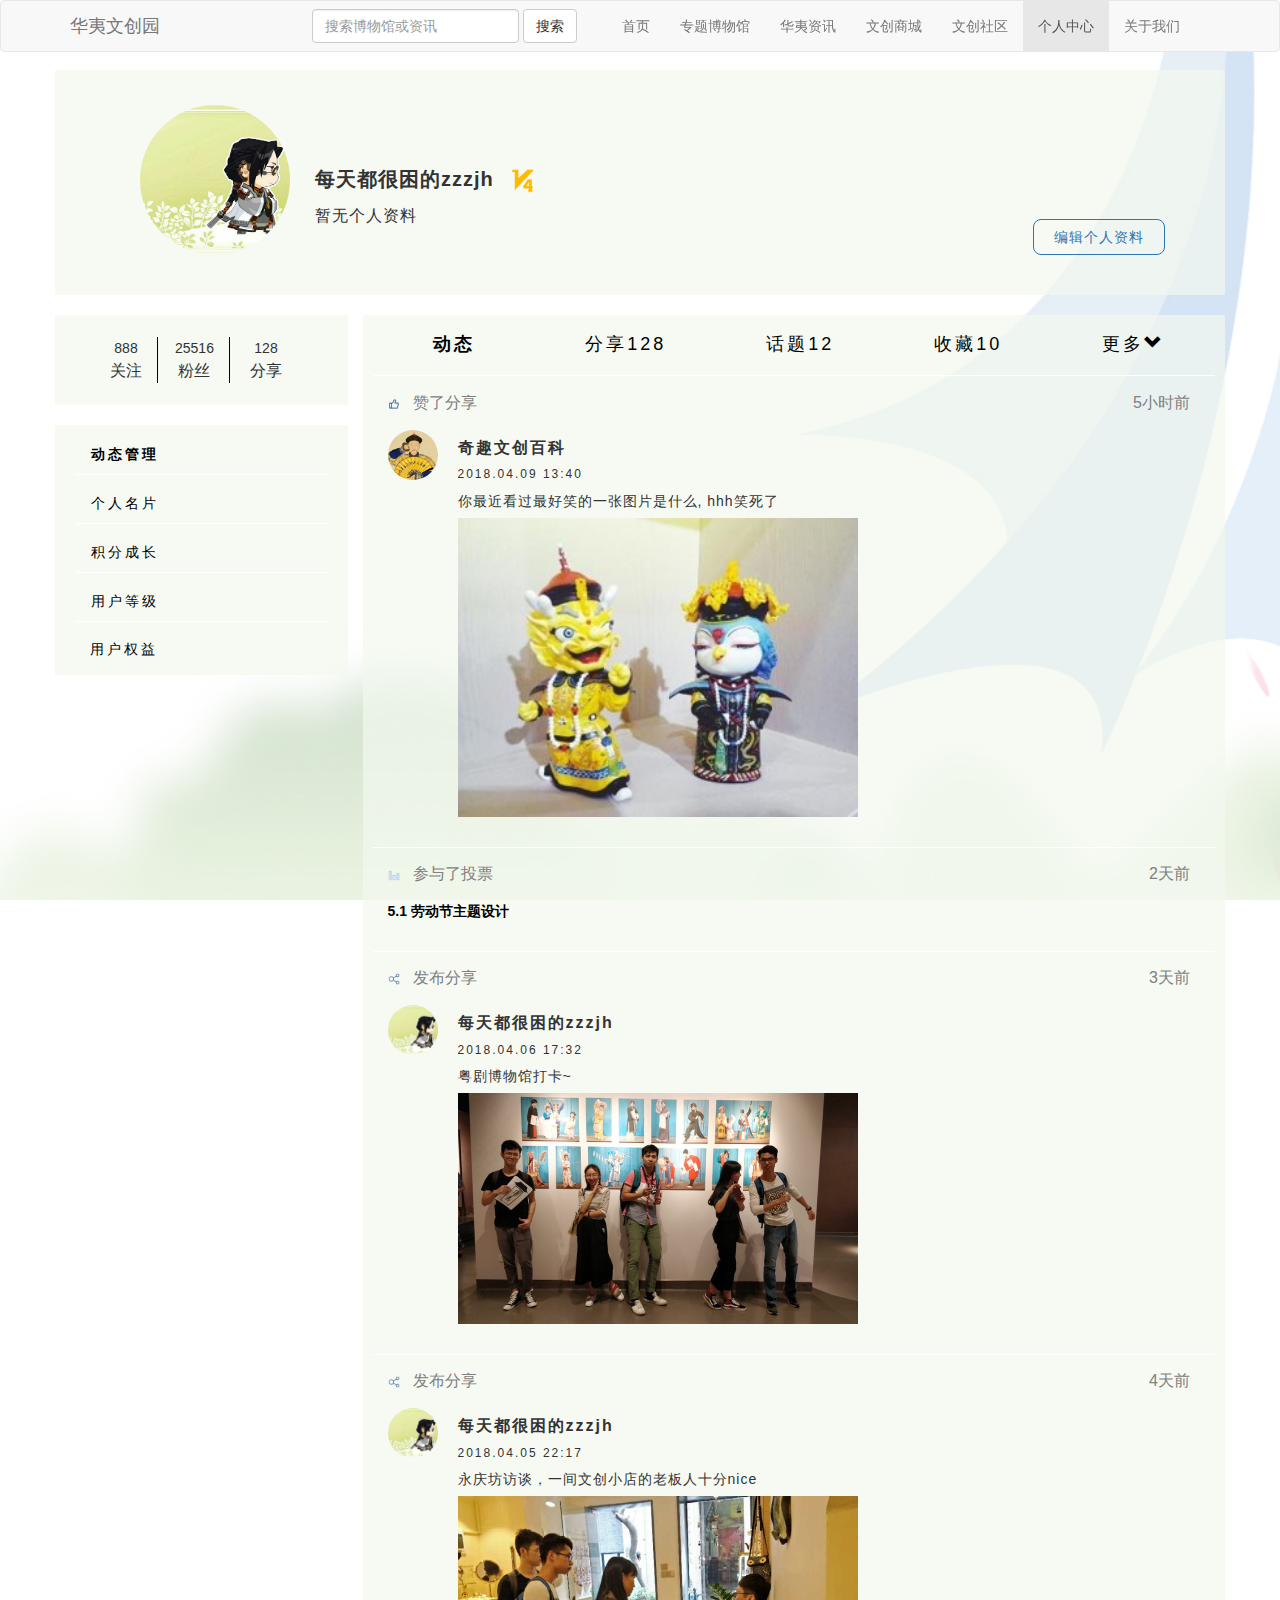
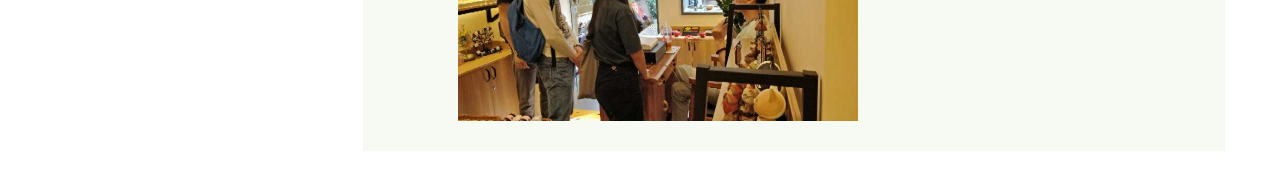
<file: html/personalCenter.html>
<!DOCTYPE html>
<html lang="en">
<head>
	<meta charset="UTF-8">
	<title>华夷文创</title>
	<link rel="stylesheet" href="../bootstrap-3.3.7-dist/css/bootstrap.min.css">
	<link rel="stylesheet" href="../css/personalCenter.css"> 
</head>
<body>
	<div id="menu_wrap">        <!-- 菜单栏 -->
		<div class="menu">
			<div class="navbar navbar-default menu_navbar" role="navigation">
				<div class="container">
					<div class="navbar-header">
						<button type="button" class="navbar-toggle" data-toggle="collapse" data-target="#example-navbar-collapse">
							<span class="sr-only">切换导航</span>
							<span class="icon-bar"></span>
							<span class="icon-bar"></span>
							<span class="icon-bar"></span>
						</button>
						<div class="navbar-brand" href="javascript:void(0);">
							华夷文创园
						</div>
					</div>
					
					<div class="collapse navbar-collapse navbar-right" id="example-navbar-collapse">
						<ul class="nav navbar-nav">
							<li><a href="index.html" class="smoot">首页</a></li>
							<li><a href="index.html#museum_title" class="smoot">专题博物馆</a></li>
							<li><a href="index.html#museum_info" class="smoot">华夷资讯</a></li>
							<li><a href="index.html#show_block" class="smoot">文创商城</a></li>
							<li><a href="community.html">文创社区</a></li>
							<li class="active"><a href="#">个人中心</a></li>
							<li><a href="index.html#about_block" class="smoot">关于我们</a></li>
						</ul>
					</div>
					<form class="navbar-form navbar-right" role="search">
						<div class="form-group">
							<input type="text" class="form-control" placeholder="搜索博物馆或资讯">
						</div>
						<button type="submit" class="btn btn-default">搜索</button>
					</form>
				</div>
			</div>
		</div>
	</div>
	
	<div class="block"></div>   <!-- 由于菜单高度为0，用于将主界面内容顶下来 -->

	<section id="personalInfo">    <!-- 个人中心上部 -->
		<div class="container personalInfoBox">
			<div class="head">       <!-- 个人资料头像 -->
				<img src="../image/personalCenter/head2.png" alt="">
			</div>
			<p class="personalId">      <!-- 个人资料名字 -->
				每天都很困的zzzjh
				<span><img src="../image/personalCenter/v4.png"></span>
			</p>
			<p class="personalInfoText">
				暂无个人资料
			</p>
			<a href="javascript:void(0);" class="editBtn">编辑个人资料</a>
		</div>
	</section>

	<section id="personalBlock" class="container">   <!-- 个人中心下部 -->
		<div class="col-md-3 blockLeft">    <!-- 下部左半部分 -->
			<div class="row blockLeftTop">  <!-- 下部左半部分上部 -->
				<div class="follower">
					<span class="num">888</span>
					<br>
					<span>关注</span>
				</div>
				<div class="fans">
					<span class="num">25516</span>
					<br>
					<span>粉丝</span>
				</div>
				<div class="share">
					<span class="num">128</span>
					<br>
					<span>分享</span>
				</div>
			</div>
			<div class="row blockLeftBottom">  <!-- 下部左半部分下部 -->
				<ul class="nav nav-tabs">
					<li class="active"><a href="#manage" data-toggle="tab">动态管理</a></li>
					<li><a href="#idCard" tabindex="-1" data-toggle="tab">个人名片</a></li>
					<li><a href="#integral" tabindex="-1" data-toggle="tab">积分成长</a></li>
					<li><a href="#grade" tabindex="-1" data-toggle="tab">用户等级</a></li>
					<li><a href="#vip" tabindex="-1" data-toggle="tab">用户权益</a></li>
				</ul>
			</div>
		</div>
		<div class="col-md-9 blockRight tab-content">    <!-- 下部右半部分 -->
			<div class="tab-pane fade in active" id="manage">    <!-- 动态管理 -->
				<ul class="nav nav-tabs nav-justified">
					<li class="active"><a href="#all" data-toggle="tab">动态</a></li>
					<li><a href="#share" tabindex="-1" data-toggle="tab">分享<span>128</span></a></li>
					<li><a href="javascript:void(0);" tabindex="-1" data-toggle="tab">话题<span>12</span></a></li>
					<li><a href="javascript:void(0);" tabindex="-1" data-toggle="tab">收藏<span>10</span></a></li>
					<li><a href="javascript:void(0);" tabindex="-1" data-toggle="tab">更多<span class="glyphicon glyphicon-chevron-down	"></span></a></li>
				</ul>
				<div class="tab-content">
					<div  class="tab-pane fade in active" id="all">   <!-- 所有动态 -->
						<div class="info">      <!-- 赞了分享 -->
							<div class="header">
								<span class="icon"><img src="../image/personalCenter/like.png"></span>
								<span class="detail">赞了分享</span>
								<span class="time">5小时前</span>
							</div>
							<div class="content">
								<span class="head"><img src="../image/personalCenter/head1.jpeg"></span>
								<div class="name">奇趣文创百科</div>
								<div class="time">2018.04.09 13:40</div>
								<div class="text">你最近看过最好笑的一张图片是什么, hhh笑死了</div>
								<div class="img"><img src="../image/personalCenter/text_img1.jpg"></div>
							</div>
						</div>
						<div class="info">      <!-- 参与投票 -->
							<div class="header">
								<span class="icon"><img src="../image/personalCenter/vote.png"></span>
								<span class="detail">参与了投票</span>
								<span class="time">2天前</span>
							</div>
							<div class="content">
								<div class="voteTitle">
									<a href="javascript:void(0);">5.1 劳动节主题设计</a>
								</div>
							</div>
						</div>
						<div class="info">      <!-- 发布了分享 粤剧博物馆打卡-->
							<div class="header">
								<span class="icon"><img src="../image/personalCenter/share.png"></span>
								<span class="detail">发布分享</span>
								<span class="time">3天前</span>
							</div>
							<div class="content">
								<span class="head"><img src="../image/personalCenter/head2.png"></span>
								<div class="name">每天都很困的zzzjh</div>
								<div class="time">2018.04.06 17:32</div>
								<div class="text">粤剧博物馆打卡~</div>
								<div class="img"><img src="../image/personalCenter/text_img2.jpg"></div>
							</div>
						</div>
						<div class="info">      <!-- 发布了分享 永庆坊访谈-->
							<div class="header">
								<span class="icon"><img src="../image/personalCenter/share.png"></span>
								<span class="detail">发布分享</span>
								<span class="time">4天前</span>
							</div>
							<div class="content">
								<span class="head"><img src="../image/personalCenter/head2.png"></span>
								<div class="name">每天都很困的zzzjh</div>
								<div class="time">2018.04.05 22:17</div>
								<div class="text">永庆坊访谈，一间文创小店的老板人十分nice</div>
								<div class="img"><img src="../image/personalCenter/text_img3.jpg"></div>
							</div>
						</div>
					</div>
					<div class="tab-pane fade" id="share">    <!-- 分享 -->
						<div class="info">
							<div class="header">
								<span class="icon"><img src="../image/personalCenter/share.png"></span>
								<span class="detail">发布分享</span>
								<span class="time">3天前</span>
							</div>
							<div class="content">
								<span class="head"><img src="../image/personalCenter/head2.png"></span>
								<div class="name">每天都很困的zzzjh</div>
								<div class="time">2018.04.06 17:32</div>
								<div class="text">粤剧博物馆打卡~</div>
								<div class="img"><img src="../image/personalCenter/text_img2.jpg"></div>
							</div>
						</div>
						<div class="info">      <!-- 发布了分享 永庆坊访谈-->
							<div class="header">
								<span class="icon"><img src="../image/personalCenter/share.png"></span>
								<span class="detail">发布分享</span>
								<span class="time">4天前</span>
							</div>
							<div class="content">
								<span class="head"><img src="../image/personalCenter/head2.png"></span>
								<div class="name">每天都很困的zzzjh</div>
								<div class="time">2018.04.05 22:17</div>
								<div class="text">永庆坊访谈，一间文创小店的老板人十分nice</div>
								<div class="img"><img src="../image/personalCenter/text_img3.jpg"></div>
							</div>
						</div>
					</div>
				</div>
			</div>

			<div class="tab-pane fade" id="idCard">		<!-- 个人名片 -->
				<img src="../image/personalCenter/idcard.png">
			</div>	
			<div class="tab-pane fade" id="integral">	<!-- 积分成长 -->
				<img src="../image/personalCenter/integral.png">
			</div>	
			<div class="tab-pane fade" id="grade">		<!-- 用户等级 -->
				<img src="../image/personalCenter/grade.png">
			</div>		
			<div class="tab-pane fade" id="vip">		<!-- 用户权益 -->
				<img src="../image/personalCenter/vip.png">
			</div>		
		</div>
	</section>
	
	

	<script src="../bootstrap-3.3.7-dist/js/jquery-3.3.1.min.js"></script>
	<script src="../bootstrap-3.3.7-dist/js/bootstrap.min.js"></script>
	<script src="../js/main.js"></script>
</body>
</html>
</file>
<file: css/main.css>
body {
    margin: 0;
    padding: 0;
}

/* --轮播图------------------------------------------------------------------------------- */
#myCarousel{        /* 轮播盒子 */
	overflow: hidden;
	position: relative;
	color: white;
	text-align: center;
}
.carousel-fade .carousel-inner .item {    /* 修改轮播图效果为淡入淡出  */
	transition-property: opacity;
}
.carousel-fade .carousel-inner .item,  
.carousel-fade .carousel-inner .active.left,  
.carousel-fade .carousel-inner .active.right {
   opacity: 0;
}
.carousel-fade .carousel-inner .active,  
.carousel-fade .carousel-inner .next.left,  
.carousel-fade .carousel-inner .prev.right {
    opacity: 1;
}
.carousel-fade .carousel-inner .next,  
.carousel-fade .carousel-inner .prev,  
.carousel-fade .carousel-inner .active.left,  
.carousel-fade .carousel-inner .active.right {
    left: 0;
    transform: translate3d(0, 0, 0);
}
.carousel-fade .carousel-control {
    z-index: 2;
}

#myCarousel .carousel-control.right,
#myCarousel .carousel-control.left{     /* 轮播箭头 */
	background: none;
	height: 0;
}
#myCarousel .carousel-control.right span{
	position: absolute;
	top: 349px;
	right: -15px;
	transition: right 0.5s;
}
#myCarousel .carousel-control.left span{
	position: absolute;
	top: 349px;
	left: -15px;
	transition: left 0.5s;
}
#myCarousel:hover .carousel-control.left span{
	left: 50px;
}
#myCarousel:hover .carousel-control.right span{
	right: 50px;
}

#myCarousel .opacity{     /* 透明黑蒙板 */
	position: absolute;
	background: rgba(0, 0, 0, 0.3);
	width: 100%;
}

#myCarousel .banner1{      /* 轮播图1 */
	background: url('../image/banner1.png');
	width: 100%;
	background-size: cover;
}

#myCarousel .banner2{     /* 轮播图2 */
	background: url('../image/banner2.jpg');
	width: 100%;
	background-size: cover;
}

#myCarousel .banner3{    /* 轮播图3 */
	background: url('../image/banner3.png');
	width: 100%;
	background-size: cover;
}

#myCarousel .banner_title{         /* 轮播图文案  公共属性*/     
	display: block;
	font-family: '宋体', sans-serif;
	font-size: 60px;
	margin-top: 230px;
	animation: wax 6s;
	padding: 0 70px 0 70px;
	font-weight: 700;
}
#myCarousel .banner_title span{
	color: #028fcc;
}
#myCarousel .banner_text{
	display: block;
	font-family: 'Open Sans', sans-serif;
	font-size: 18px;
	margin-top: 15px;
	padding: 0 70px 0 70px;
	animation: wax 6s;
}
#myCarousel .btn{
	width: 130px;
	height: 50px;
	font-size: 18px;
	background-color: rgba(0,0,0,0);
	color: white;
	margin-top: 30px;
	transition: background-color 0.3s;
	border-radius: 10px;
	line-height: 40px;
}

@keyframes wax{
	from {transform: scale(1.0)}to{transform: scale(1.1)}
}

#myCarousel .btn:hover{
	background-color: #028fcc; 
	border: #028fcc;
}


/* --导航条------------------------------------------------------------------------------- */
.menu{    
	width:100%;  
	z-index:1;
}    
.menuFixed{       /* 用于监听滚动时使导航栏置顶 */
	position:fixed;    
	top:0;    
	left:0;  
}
.menu .menu_navbar{
	margin-bottom: 0;
}

/* --博物馆------------------------------------------------------------------------------- */
#museum{
	/* padding-top: 90px;	 */
	padding-bottom: 130px;
	border-bottom: 1px solid #f2f2f2;
	background-color: #f7f7f7;
}
#museum .map{
	background: url('../image/map.png') no-repeat;
	background-size: 100%;
	padding-bottom: 82%;
	position: relative;
}
#museum .map .guangfu_block{
	position: absolute;
	background: url('../image/guangfu_block.png') no-repeat;
	width: 53%;
	background-size: 99%;
	padding-bottom: 55%;
	top: 200px;	
	left: 110px;
	opacity: 0;
	transition: all 1s;
}
#museum .map .kejia_block{
	position: absolute;
	background: url('../image/kejia_block.png') no-repeat;
	width: 32%;
	background-size: 99%;
	padding-bottom: 27%;
	top: 271px;	
	right: 245px;
	opacity: 0;
	transition: all 1s;
}
#museum .map .chaoshan_block{
	position: absolute;
	background: url('../image/chaoshan_block.png') no-repeat;
	width: 29%;
	background-size: 99%;
	padding-bottom: 23%;
	top: 313px;	
	right: 100px;
	opacity: 0;
	transition: all 1s;
}
#museum .map .guangfu_block:hover,
#museum .map .kejia_block:hover,
#museum .map .chaoshan_block:hover{
	opacity: 1;
}

#museum .row{
	margin-right: 0;
	margin-left: 0;
}
#museum .heading{
	margin-bottom: 30px;
}
#museum .heading h4{
	font-family: 'Montserrat', sans-serif;
	margin-bottom: 0;
	margin-top: 60px;
	text-transform: uppercase;
	font-size: 9.5px;
	letter-spacing: 4px;
	font-weight: 600;
}
#museum .heading h1{         /* 博物馆大标题 */
	font-family: 'Montserrat', sans-serif;
	font-size: 34px;
	margin-top: 5px;
	letter-spacing: 5px;
}
#museum .heading p{
	color: #8d8d8d;
	font: 300 16px/1.65em 'Raleway', sans-serif;
    margin: 0;
    opacity: .99;
}
#museum .our-museum{
	margin-bottom: 60px;
}
#museum .museum_nav{
	background: none;
	padding-left: calc((100% + 410px) / 2);
	margin-bottom: 0;
	padding-bottom: 0;
}
#museum .museum_nav li a{
	color: #0db8ca;
	text-decoration: none;
	font-size: 22px;
}
#museum .container .col-md-6{       /* 热门展馆 */
	position: relative;
	margin-top: 30px;
}
#museum .container .col-md-6 .museum_box{
	padding-bottom: 55%;
	background-size: 100%;
	background-position: center center;
	transition: background-size 0.5s;
}
#museum .container .col-md-6 .museum-yueju{
	background-image: url('../image/museum-yueju.jpg');
}
#museum .container .col-md-6 .museum-shisanhang{
	background-image: url('../image/museum-shisanhang.jpg');
}
#museum .container .col-md-6 .museum-bencao{
	background-image: url('../image/museum-bencao.jpg');
}
#museum .container .col-md-6 .museum-jiujiang{
	background-image: url('../image/museum-jiujiang.jpg');
}
#museum .container .col-md-6 .museum-shiwan{
	background-image: url('../image/museum-shiwan.jpg');
}
#museum .container .col-md-6 .museum-xiangyunsha{
	background-image: url('../image/museum-xiangyunsha.jpg');
}
#museum .container .col-md-6 .museum-xuanjinglong{
	background-image: url('../image/museum-xuanjinglong.jpeg');
}
#museum .container .col-md-6 .museum-sidusichou{
	background-image: url('../image/museum-sidusichou.jpg');
}
#museum .container .col-md-6 .museum-kejia{
	background-image: url('../image/museum-kejia.jpg');
}
#museum .container .col-md-6 .museum-zhongguokejia{
	background-image: url('../image/museum-zhongguokejia.jpg');
}
#museum .container .col-md-6 .museum-dawanshiju{
	background-image: url('../image/museum-dawanshiju.jpg');
}
#museum .container .col-md-6 .museum-qiaoxikejia{
	background-image: url('../image/museum-qiaoxikejia.jpg');
}
#museum .container .col-md-6 .museum-shantouqiaopi{
	background-image: url('../image/museum-shantouqiaopi.jpg');
}
#museum .container .col-md-6 .museum-shantoukaibu{
	background-image: url('../image/museum-shantoukaibu.jpg');
}
#museum .container .col-md-6 .museum-chaozhouqianci{
	background-image: url('../image/museum-chaozhouqianci.png');
}
#museum .container .col-md-6 .museum-chaozhou{
	background-image: url('../image/museum-chaozhou.jpeg');
}
#museum .container .col-md-6 .museum-wenhuachaozhou{
	background-image: url('../image/museum-wenhuachaozhou.jpg');
}
#museum .container .col-md-6 .museum-chaojuyishu{
	background-image: url('../image/museum-chaojuyishu.png');
}

#museum .container .col-md-6 .museum_box .museum_opacity{
	position: absolute;
	width: calc(100% - 30px);
	background-color: rgba(0, 0, 0, 0);
	height: 100%;
	top: 0;
	transition: all 0.5s;
}
#museum .container .col-md-6 .museum_box .museum_opacity h3{
	font-weight: 600;
    font-size: 30px;
    margin-top: 20%;
    opacity: 0;
    transition: all 0.5s;
    color: #f2f2f2;
}
#museum .container .col-md-6 .museum_box .museum_opacity p{
	font-weight: 400;
    font-size: 10px;
    letter-spacing: 5px;
    opacity: 0;
    transition: all 0.5s;
    color: #f2f2f2;
    padding: 0 10% 0 10%;
}
#museum .museum-button .museum-btn{
	background-color: #0db8ca;
	border: 0;
	border-radius: 20px;
	letter-spacing: 1.5px;
	font-size: 12px;
    padding: 14px 29px 14px 29px;
    font-family: 'Poppins', sans-serif;
    font-weight: 600;
    text-transform: uppercase;
    opacity: 0;
    transition: opacity 0.5s,margin-top 0.5s;
}
#museum .col-md-6 .museum_box:hover .museum-btn{
	opacity: 0.9;
}
#museum .museum-button .museum-btn:hover{
	opacity: 0.7;
}
#museum .container .col-md-6 .museum_box:hover .museum_opacity{
	background-color: rgba(0, 0, 0, 0.6);
}
#museum .container .col-md-6 .museum_box:hover{
	background-size: 120%;
}
#museum .container .col-md-6 .museum_box:hover .museum_opacity h3{
	margin-top: 15%;
    opacity: 1;
}
#museum .container .col-md-6 .museum_box:hover .museum_opacity p,
#museum .container .col-md-6 .museum_box:hover .museum_opacity span{
    opacity: 1;
}
#museum .nav-page{
	padding-left: calc((100% - 76px) / 2);
    margin-top: 30px;
}

#museum .banner1{      /* 轮播图1 */
	background: url('../image/info1.jpg');
}
#museum .banner2{     /* 轮播图2 */
	background: url('../image/info2.jpg');
}

#museum .banner3{    /* 轮播图3 */
	background: url('../image/info3.jpg');
}
#museum .banner1,
#museum .banner2,
#museum .banner3{
	padding-bottom: 50%;
	background-size: cover;
	background-position: center;
}
#museum .info p{
	border-bottom: 1px dashed black;
	margin-top: 10px;
	margin-bottom: 25px;
}
#museum .info p a{
	text-decoration: none;
	color: black;
	font-size: 16px;
	letter-spacing: 1px;
}
#museum .info p span{
	float: right;
}
#museum .info .more a{
	text-decoration: none;
	float: right;
	color: black;
	letter-spacing: 1px;
}

/* --文创商城------------------------------------------------------------------------------- */
#show{
	margin-bottom: 100px;
}
#show_block{              /* 用于锚定位 */
	height: 50px;   
}
#show .row{
	margin-right: 0;
	margin-left: 0;
}
#show .heading h5{
	font-size: 9.5px;
	letter-spacing: 3px;
	font-family: 'Montserrat', sans-serif;
	font-weight: 600;
	text-transform: uppercase;
	margin-top: 50px;
}
#show .heading h1{
	font-size: 34px;
    margin: 0;
	font-family: 'Montserrat', sans-serif;
	margin-bottom: 30px;
}

#show .show_nav{
	border-bottom: 0;
	padding-left: calc((100% - 666px) / 2);
}
#show .show_nav li a{
	border: 0;
}

#show .container .col-md-6{
	position: relative;
	margin-top: 30px;
}
#show .container .col-md-6 .goods_box{
	padding-bottom: 55%;
	background-size: 100%;
	background-position: center center;
	transition: background-size 0.5s;
}
#show .container .col-md-6 .museum_goods1{
	background-image: url('../image/goods/1.1museum/1.png');
}
#show .container .col-md-6 .museum_goods2{
	background-image: url('../image/goods/1.1museum/2.jpg');
}
#show .container .col-md-6 .localism1{
	background-image: url('../image/goods/1.2localism/1.png');
}
#show .container .col-md-6 .localism2{
	background-image: url('../image/goods/1.2localism/2.png');
}
#show .container .col-md-6 .delicacy1{
	background-image: url('../image/goods/1.3delicacy/1.png');
}
#show .container .col-md-6 .delicacy2{
	background-image: url('../image/goods/1.3delicacy/2.jpg');
}
#show .container .col-md-6 .building1{
	background-image: url('../image/goods/1.4building/1.png');
}
#show .container .col-md-6 .building2{
	background-image: url('../image/goods/1.4building/2.jpg');
}
#show .container .col-md-6 .DragonBoat1{
	background-image: url('../image/goods/2.1DragonBoat/1.jpg');
}
#show .container .col-md-6 .DragonBoat2{
	background-image: url('../image/goods/2.1DragonBoat/2.jpg');
}
#show .container .col-md-6 .MidAutumn1{
	background-image: url('../image/goods/2.2MidAutumn/1.jpg');
}
#show .container .col-md-6 .MidAutumn2{
	background-image: url('../image/goods/2.2MidAutumn/2.jpg');
}
#show .container .col-md-6 .WinterSolstice1{
	background-image: url('../image/goods/2.3WinterSolstice/1.jpg');
}
#show .container .col-md-6 .WinterSolstice2{
	background-image: url('../image/goods/2.3WinterSolstice/2.jpg');
}
#show .container .col-md-6 .life1{     
	background-image: url('../image/goods/3.1life/1.jpg');
}
#show .container .col-md-6 .life2{
	background-image: url('../image/goods/3.1life/2.png');
}
#show .container .col-md-6 .life3{
	background-image: url('../image/goods/3.1life/3.png');
}
#show .container .col-md-6 .life4{
	background-image: url('../image/goods/3.1life/4.png');
}
#show .container .col-md-6 .life5{
	background-image: url('../image/goods/3.1life/5.png');
}
#show .container .col-md-6 .life6{
	background-image: url('../image/goods/3.1life/6.jpg');
}
#show .container .col-md-6 .life7{
	background-image: url('../image/goods/3.1life/7.jpg');
}
#show .container .col-md-6 .life8{
	background-image: url('../image/goods/3.1life/8.png');
}
#show .container .col-md-6 .study1{
	background-image: url('../image/goods/3.2study/1.jpg');
}
#show .container .col-md-6 .study2{
	background-image: url('../image/goods/3.2study/2.jpg');
}
#show .container .col-md-6 .decoration1{
	background-image: url('../image/goods/3.3decoration/1.png');
}
#show .container .col-md-6 .decoration2{
	background-image: url('../image/goods/3.3decoration/2.png');
}
#show .container .col-md-6 .silk1{
	background-image: url('../image/goods/4.1silk/1.png');
}
#show .container .col-md-6 .silk2{
	background-image: url('../image/goods/4.1silk/2.jpg');
}
#show .container .col-md-6 .CantoneseOpera1{
	background-image: url('../image/goods/5.1CantoneseOpera/1.jpg');
}
#show .container .col-md-6 .CantoneseOpera2{
	background-image: url('../image/goods/5.1CantoneseOpera/2.jpg');
}
#show .container .col-md-6 .ChaozhouOpera1{
	background-image: url('../image/goods/5.2ChaozhouOpera/1.jpg');
}
#show .container .col-md-6 .ChaozhouOpera2{
	background-image: url('../image/goods/5.2ChaozhouOpera/2.jpg');
}
#show .container .col-md-6 .HanchuOpera1{
	background-image: url('../image/goods/5.3HanchuOpera/1.jpg');
}
#show .container .col-md-6 .HanchuOpera2{
	background-image: url('../image/goods/5.3HanchuOpera/2.png');
}
#show .container .col-md-6 .GuangdongEmbroidery1{
	background-image: url('../image/goods/6.1GuangdongEmbroidery/1.jpg');
}
#show .container .col-md-6 .GuangdongEmbroidery2{
	background-image: url('../image/goods/6.1GuangdongEmbroidery/2.jpg');
}
#show .container .col-md-6 .BambooLamp1{
	background-image: url('../image/goods/6.2BambooLamp/1.png');
}
#show .container .col-md-6 .BambooLamp2{
	background-image: url('../image/goods/6.2BambooLamp/2.jpg');
}
#show .container .col-md-6 .woodcarving1{
	background-image: url('../image/goods/6.3woodcarving/1.jpg');
}
#show .container .col-md-6 .woodcarving2{
	background-image: url('../image/goods/6.3woodcarving/2.jpg');
}

#show .container .col-md-6 .goods_box .shop_opacity{
	position: absolute;
	width: calc(100% - 30px);
	background-color: rgba(255, 255, 255, 0);
	height: 100%;
	top: 0;
	transition: all 0.5s;
}
#show .container .col-md-6 .goods_box .shop_opacity h3{
	font-weight: 600;
    font-size: 32px;
    margin-top: 25%;
    opacity: 0;
    transition: all 0.5s;
}
#show .container .col-md-6 .goods_box .shop_opacity p{
	font-weight: 400;
    font-size: 10px;
    letter-spacing: 5px;
    opacity: 0;
    transition: all 0.5s;
}
#show .container .col-md-6 .goods_box .shop_opacity span{
	font-size: 25px;
	display: inline-block;
	margin: 0 5px;
	opacity: 0;
    transition: all 0.5s;
}
#show .container .col-md-6 .goods_box:hover .shop_opacity{
	background-color: rgba(255, 255, 255, 0.8);
}
#show .container .col-md-6 .goods_box:hover{
	background-size: 125%;
}
#show .container .col-md-6 .goods_box:hover .shop_opacity h3{
	margin-top: 20%;
    opacity: 1;
}
#show .container .col-md-6 .goods_box:hover .shop_opacity p,
#show .container .col-md-6 .goods_box:hover .shop_opacity span{
    opacity: 1;
}


/* --关于我们------------------------------------------------------------------------------- */
#about_block{              /* 用于锚定位 */
	height: 90px;   
}
#about{
	width: 100%;
	height: 734px;
	background-image: url('../image/about-us.jpg');
	background-attachment: fixed;
	background-size: cover;
	background-position: center;
	color: white;
}
#about .opciaty_block{
	height: 734px;
	background-color: rgba(0,0,0,0.2);
}
#about .row{
	margin-right: 0;
	margin-left: 0;
}
#about .heading h5{
	font-size: 9.5px;
	letter-spacing: 3px;
	font-family: 'Montserrat', sans-serif;
	text-transform: uppercase;
}
#about .heading h1{
	font-size: 34px;
    margin: 0;
	font-family: 'Montserrat', sans-serif;
	margin-bottom: 40px;
}
#about .row p span img{
	width: 20px;
}
#about .row .code{
	margin-left: calc((100% - 187px) /2 );
}
#about .second_row{
	margin-left: 65px;
}
/* --媒体监听---------------------------------------------------------------------------- */
@media (max-width: 1199px){
	#museum .museum-container{
		height: 180px;
	}
	#museum .museum-body p{
		font: 300 12px 'Poppins', sans-serif;
	}
	#museum .heading p{
		color: #8d8d8d;
		font: 300 12px/1.8em 'Raleway', sans-serif;
    	margin: 0;
    	opacity: .99;
	}
	#museum .container .col-md-6 .museum_box:hover .museum_opacity h3{
		margin-top: 13%;
	    opacity: 1;
	}
	#about .row .code{
		width: 165px;
		margin-left: calc((100% - 165px) /2 );
	}
}
@media (max-width: 990px){
	#museum .container .col-md-6 .museum_box .museum_opacity h3{
		margin-top: 25%;
	}
	#museum .container .col-md-6 .museum_box:hover .museum_opacity h3{
		margin-top: 20%;
	    opacity: 1;
	}
	#about .row .code{
		width: 150px;
		margin-left: calc((100% - 150px) /2 );
	}
}
@media (max-width: 768px){
	.banner_title{
		font-size: 26px;
		margin-top: 250px;
	}
	.banner3 .banner_title{
		margin-top: 220px;
	}
	.banner_text{
		font-size: 9px;
	}
}
@media(max-width: 415px){
	#museum .container .col-md-6 .museum_box .museum_opacity h3{
		margin-top: 10%;
		font-size: 20px;
	}
	#museum .container .col-md-6 .museum_box:hover .museum_opacity h3{
		margin-top: 8%;
	    opacity: 1;
	}
	#museum .museum-button .museum-btn{
		font-size: 10px;
	    padding: 8px 23px 8px 23px;
	}
}
</file>
<file: css/personalCenter.css>
body{
	background-image: url('../image/personalCenter/background.jpg');
	background-size: cover;
	background-attachment: fixed;
}

/* -- 菜单栏 ---------------------------------------------------------------------------------- */
.menu{    
	width:100%;  
	z-index:1;
	position:fixed;   
	top: 0;
	left: 0; 
}    
/* -- 个人中心上部 ----------------------------------------------------------------------------- */
.block{
	height: 70px;
}
#personalInfo .personalInfoBox{
	height: 225px;
	background-color: rgba(242, 248, 238, 0.7);
	border-radius: 2px;
	position: relative;
	letter-spacing: 1px;
	margin-bottom: 20px;
}
#personalInfo .personalInfoBox .head img{    /* 头像 */
	width: 150px;
	border-radius: 100px;
	position: absolute;
	top: 35px;
	left: 85px;
}
#personalInfo .personalInfoBox .personalId{    /* 名字 */
	position: absolute;
	font-size: 20px;
	font-weight: 600;
	top: 95px;
	left: 260px;
}
#personalInfo .personalInfoBox .personalId img{   /* VIP等级 */
	width: 25px;
	margin-left: 10px;
}
#personalInfo .personalInfoBox .personalInfoText{   /* 个人资料描述 */
	position: absolute;
	font-size: 16px;
	left: 260px;
	top: 135px;
}
#personalInfo .personalInfoBox .editBtn{    /* 编辑个人资料按钮 */
	position: absolute;
	border: 1px solid rgb(46, 117, 182);
	padding: 7px 20px 7px 20px;
	border-radius: 8px;
	color: rgb(46, 117, 182);
	text-decoration: none;
	bottom: 40px;
	right: 60px;
	transition: all 0.5s;
}
#personalInfo .personalInfoBox .editBtn:hover{
	background-color: rgba(229, 239, 249, 0.7);
}

/* -- 个人中心下部 ----------------------------------------------------------------------------- */
#personalBlock{
	padding-left: 0;
	padding-right: 0;
	margin-bottom: 40px;
}
#personalBlock .blockLeft{
	height: 300px;
}
/* -- 个人中心下部左侧上部 --------------------------------------------- */
#personalBlock .blockLeft .blockLeftTop{
	background-color: rgba(242, 248, 238, 0.7);
	height: 90px;
	margin-bottom: 20px;
	position: relative;
}
#personalBlock .blockLeft .blockLeftTop div{
	position: absolute;
	font-size: 16px;
	padding-right: 15px;
	border-right: 1px solid black;
	top: 22px;
	text-align: center;
}
#personalBlock .blockLeft .blockLeftTop div .num{
	font-size: 14px;
}
#personalBlock .blockLeft .blockLeftTop .follower{
	left: 55px;
}
#personalBlock .blockLeft .blockLeftTop .fans{
	left: 120px;
}
#personalBlock .blockLeft .blockLeftTop .share{
	left: 195px;
	border-right: 0;
}
/* -- 个人中心下部左侧下部 --------------------------------------------- */
#personalBlock .blockLeft .blockLeftBottom{
	background-color: rgba(242, 248, 238, 0.7);
	height: 250px;
}
#personalBlock .blockLeft .blockLeftBottom ul{
	border: 0;
}
#personalBlock .blockLeft .blockLeftBottom ul li{
	float: none;
}
#personalBlock .blockLeft .blockLeftBottom ul li a{
	margin: 8px 20px;
	border-bottom: 1px solid white;
	color: black;
	letter-spacing: 3px;
	font-size: 14px;
}
#personalBlock .blockLeft .blockLeftBottom ul li a:focus,
#personalBlock .blockLeft .blockLeftBottom ul li a:hover{
	background: none;
	border-top: 1px solid rgba(242, 248, 238, 0);
	border-left: 1px solid rgba(242, 248, 238, 0);
	border-right: 1px solid rgba(242, 248, 238, 0);
	outline: none;
}
#personalBlock .blockLeft .blockLeftBottom .nav-tabs>li.active>a{
	font-weight: 600;
	background: none;
	border-top: 1px solid rgba(242, 248, 238, 0);
	border-left: 1px solid rgba(242, 248, 238, 0);
	border-right: 1px solid rgba(242, 248, 238, 0);
}
#personalBlock .blockLeft .blockLeftBottom ul li:last-child a{
	border: 0;
}
/* -- 个人中心下部右侧 动态管理 --------------------------------------------- */
#personalBlock .blockRight{ 
	padding-right: 0;
}
#personalBlock .blockRight #manage{     /* 动态管理 */
	background-color: rgba(242, 248, 238, 0.7);
	padding: 0 10px;
}
#personalBlock .blockRight #manage ul{      /* 动态管理菜单栏 */
	margin-bottom: 1px;
	border-bottom: 1px solid white;
}
#personalBlock .blockRight #manage ul li a{
	border: 0;
	margin: 7px 0;
	font-size: 18px;
	color: black;
	letter-spacing: 3px;
}
#personalBlock .blockRight #manage ul li a:focus,
#personalBlock .blockRight #manage ul li a:hover{
	background: none;
	outline: none;
}
#personalBlock .blockRight #manage .nav-tabs>li.active>a{
	font-weight: 600;
	background: none;
}
#personalBlock .blockRight #manage .info{    /* 每条动态 */
	border-bottom: 1px solid white;
}
#personalBlock .blockRight #manage .info:last-child{
	border-bottom: 0;
}
#personalBlock .blockRight #manage .info .header{     /* 动态简介栏 */
	padding: 15px 15px 10px 15px;
}
#personalBlock .blockRight #manage .info .header .icon img{
	width: 12px;
	margin-right: 10px; 
}
#personalBlock .blockRight #manage .info .header .detail{
	font-size: 16px;
	color: gray;
}
#personalBlock .blockRight #manage .info .header .time{
	font-size: 16px;
	color: gray;
	float: right;
	margin-right: 10px;
}
#personalBlock .blockRight #manage .info .content{     /* 动态内容 */
	padding: 5px 15px 30px 15px;
}
#personalBlock .blockRight #manage .info .content .head img{   /* 头像 */
	width: 50px;
	border-radius: 50px;
	float: left;
}
#personalBlock .blockRight #manage .info .content .name{   /* 用户名 */
	font-weight: 600;
	font-size: 16px;
	letter-spacing: 2px;
	margin: 7px 0 0 70px;
}
#personalBlock .blockRight #manage .info .content .time{   /* 发布时间 */
	font-size: 12px;
	letter-spacing: 2px;
	margin: 7px 0 0 70px;
}
#personalBlock .blockRight #manage .info .content .text{   /* 发布内容 */
	font-size: 14px;
	letter-spacing: 1px;
	margin: 7px 0 0 70px;
}
#personalBlock .blockRight #manage .info .content .img img{   /* 分享的图片 */
	width: 400px;
	margin: 7px 0 0 70px;
}
#personalBlock .blockRight #manage .info .content .voteTitle a{    /* 参与投票的主题 */
	color: black;
	font-size: 14px;
	font-weight: 600;
	text-decoration: none;
}

/* -- 个人中心下部右侧 个人名片 --------------------------------------------- */
#personalBlock .blockRight #idCard img{
	width: 395px;
}
/* -- 个人中心下部右侧 积分成长 --------------------------------------------- */
#personalBlock .blockRight #integral{
	background-color: rgba(242, 248, 238, 0.7);
	padding: 20px 0 10px 20px;
}
#personalBlock .blockRight #integral img{
	width: 830px;
}
/* -- 个人中心下部右侧 用户等级 --------------------------------------------- */
#personalBlock .blockRight #grade{
	background-color: rgba(242, 248, 238, 0.7);
	padding: 20px 0 10px 20px;
}
#personalBlock .blockRight #grade img{
	width: 770px;
}
/* -- 个人中心下部右侧 用户权益 --------------------------------------------- */
#personalBlock .blockRight #vip{
	background-color: rgba(242, 248, 238, 0.7);
	padding: 40px 0 40px 55px;
}
#personalBlock .blockRight #vip img{
	width: 770px;
}
</file>
